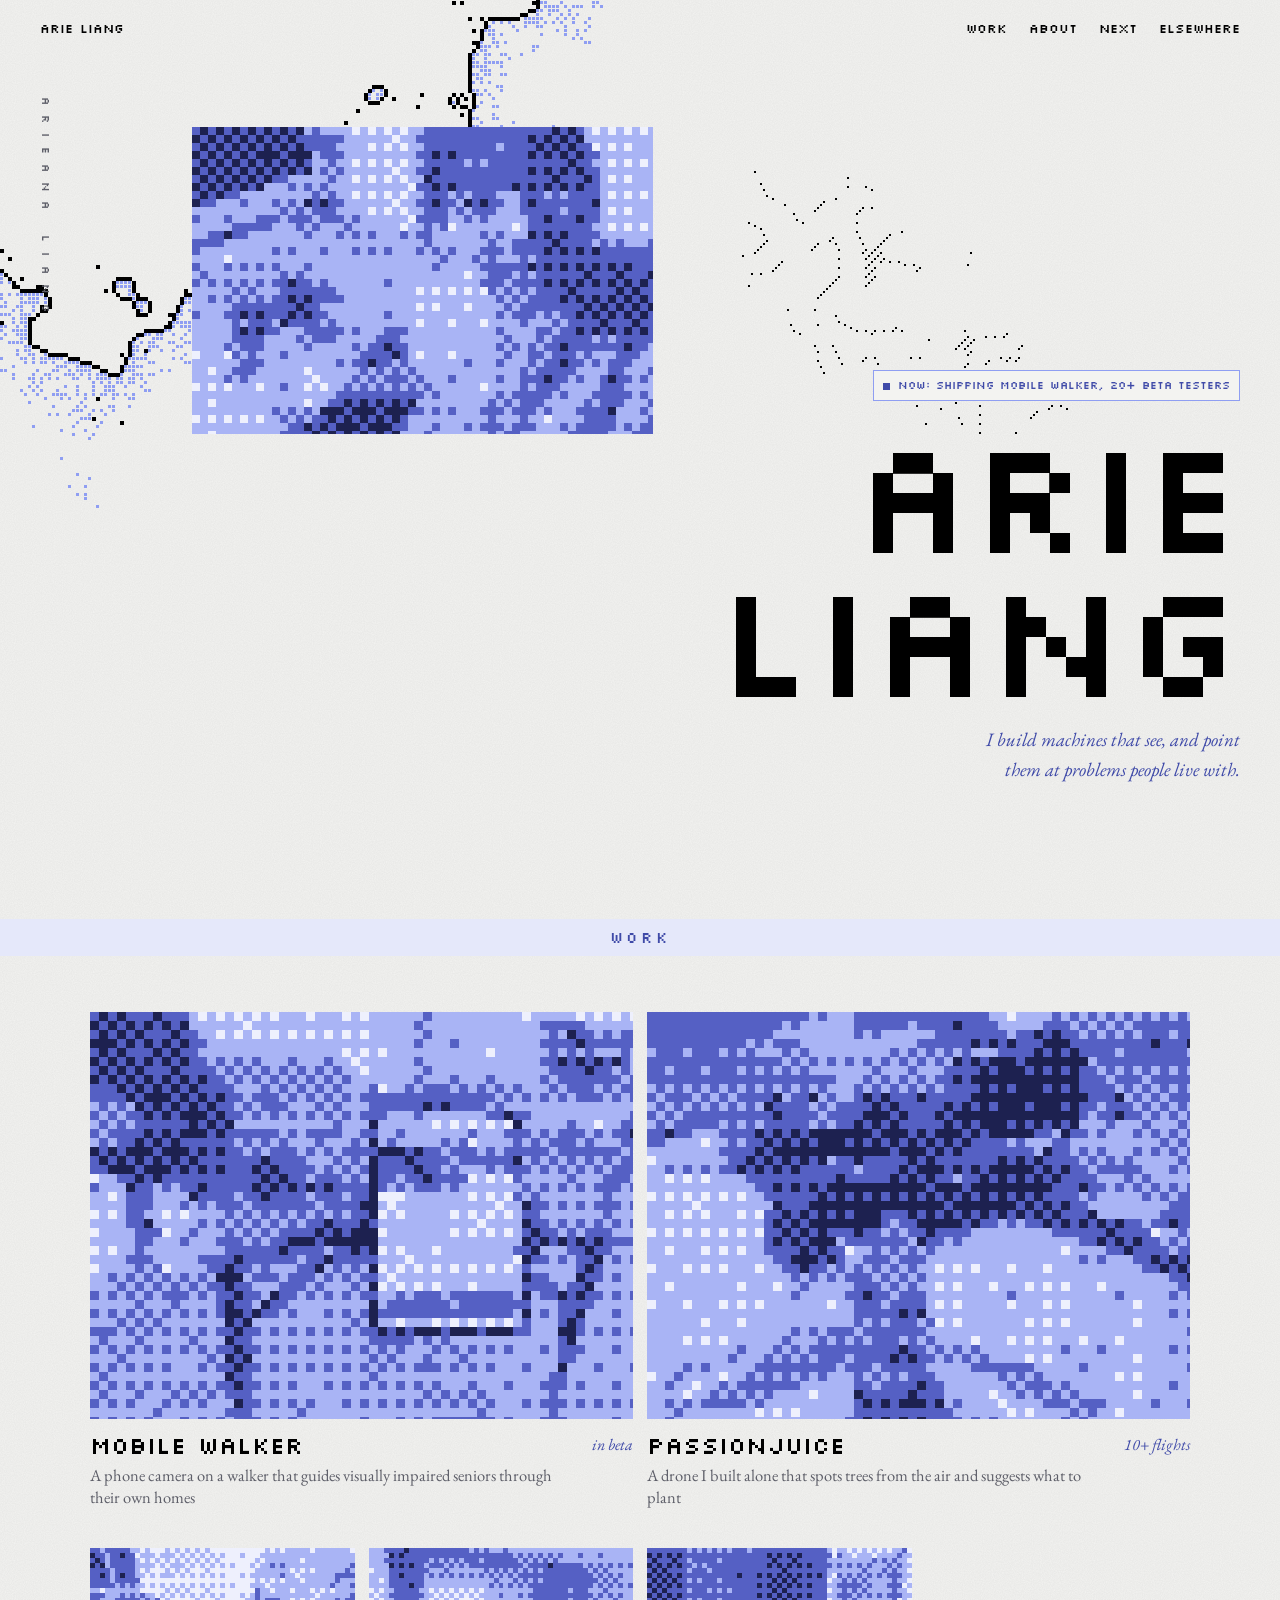
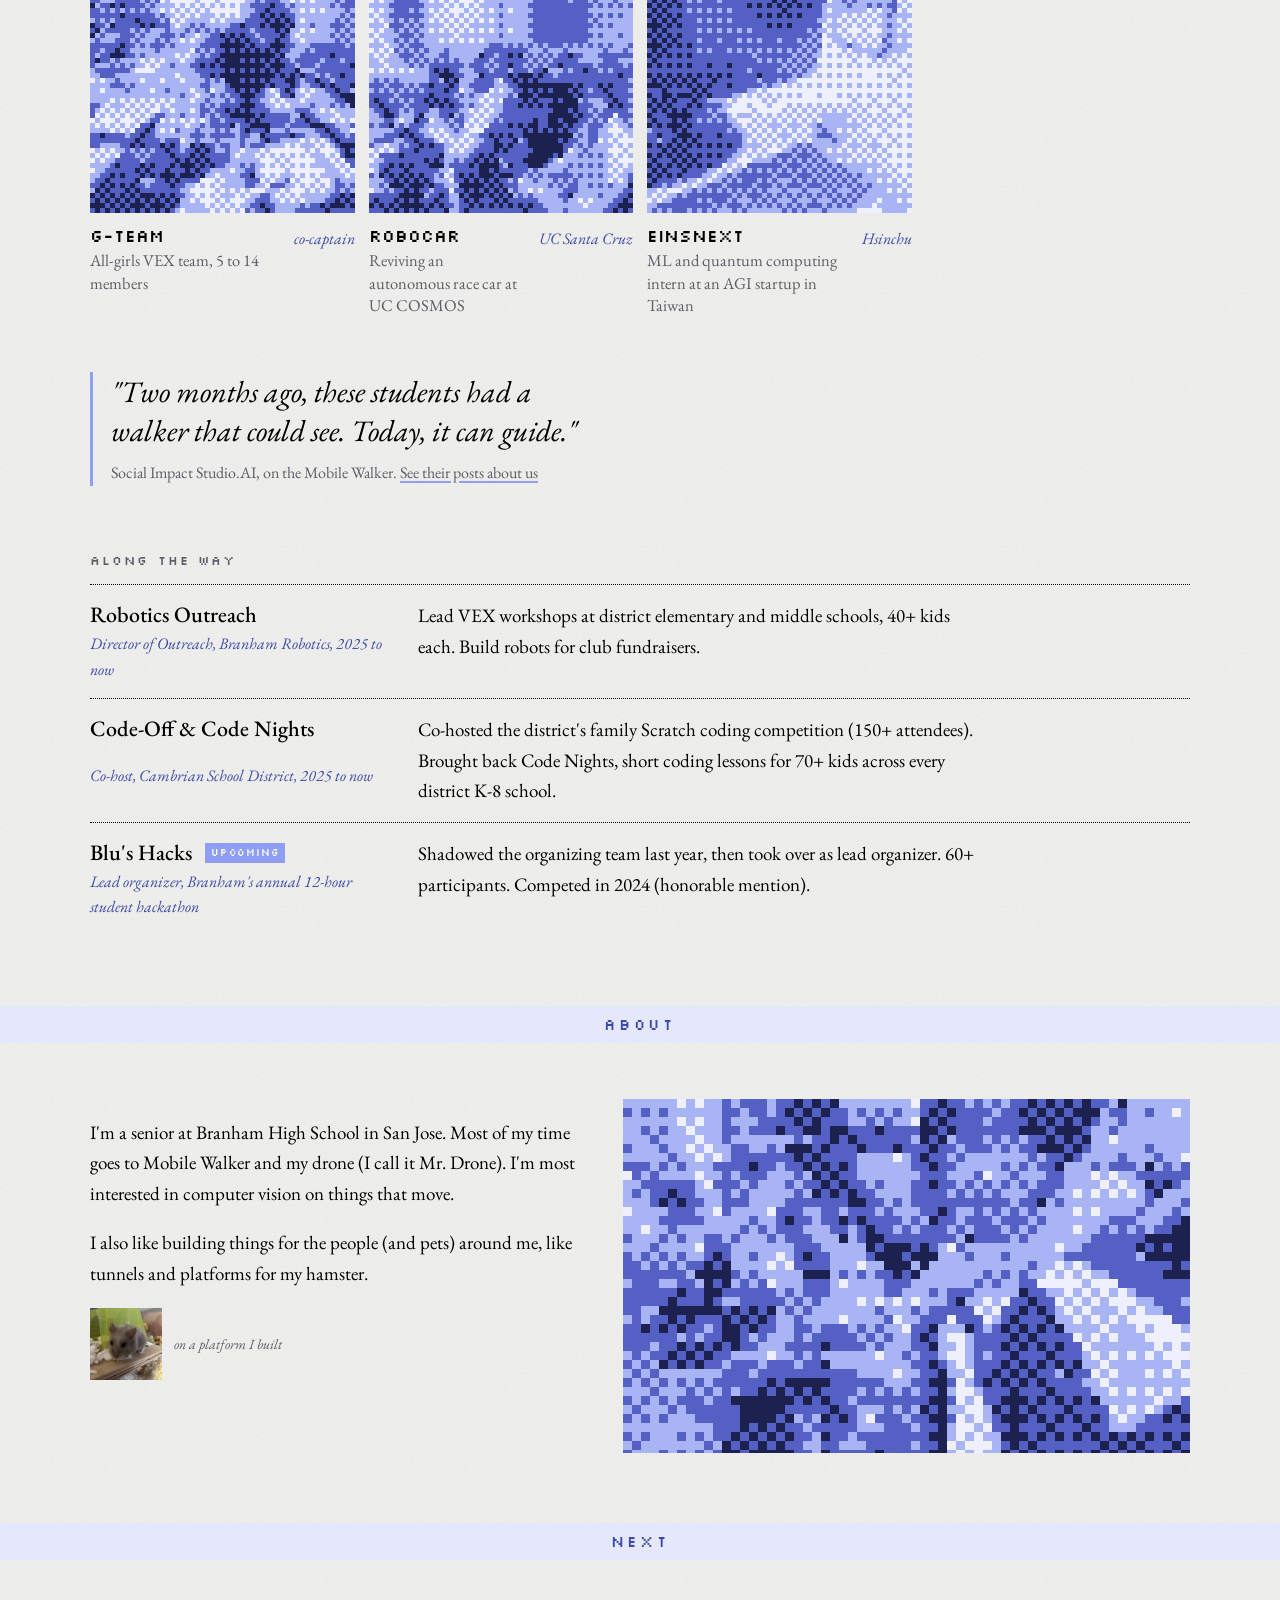
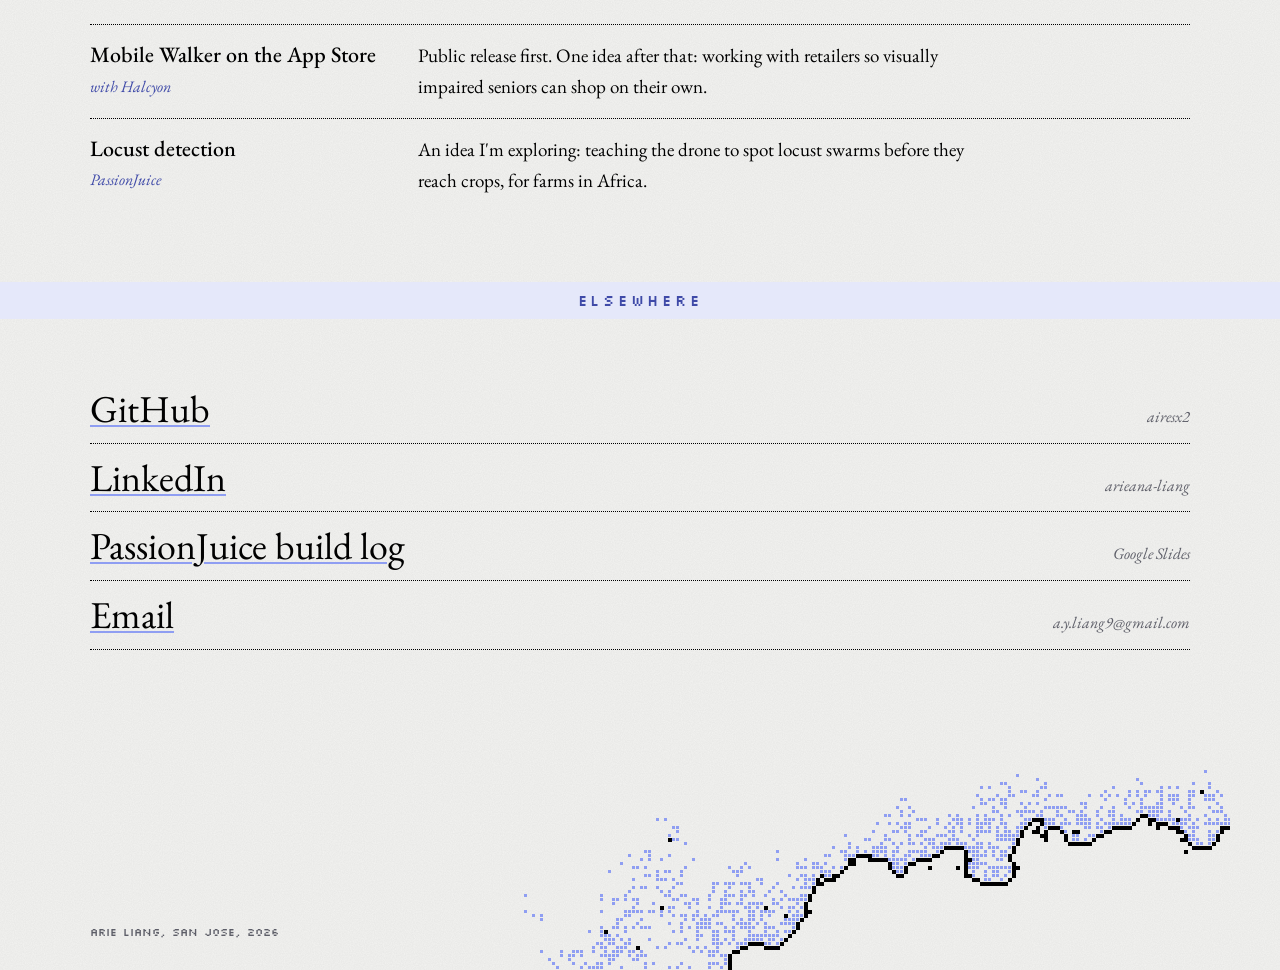
<file: index.html>
<!doctype html>
<html lang="en">
<head>
<meta charset="utf-8">
<meta name="viewport" content="width=device-width, initial-scale=1">
<title>Arie Liang</title>
<meta name="description" content="Arie Liang: hardware, robotics and computer vision projects.">
<link rel="stylesheet" href="style.css">
</head>
<body>

<!--
  HOW TO EDIT
  - Every gray dashed box marked "write" is a spot for YOUR text. Delete the
    <p class="todo">...</p> and replace it with your own <p>...</p> paragraphs.
  - Photos go in the images/ folder with the exact file names used below
    (or change the src="" to match your files). Missing photos show as a
    dotted placeholder with the file name, so you can see what is left.
  - data-label on a figure is the little "detection box" tag that appears
    when someone hovers the photo. Keep it short, lowercase, with a score.
-->

<header class="top">
  <a class="mark" href="#">arie liang</a>
  <nav>
    <a href="#work">work</a>
    <a href="#about">about</a>
    <a href="#next">next</a>
    <a href="#elsewhere">elsewhere</a>
  </nav>
</header>

<main>

<section class="hero" aria-label="Intro">
  <canvas class="cloud" data-seed="7" data-anchor="tl" aria-hidden="true"></canvas>
  <canvas class="loops" data-seed="3" aria-hidden="true"></canvas>
  <p class="vertical" aria-hidden="true">Arieana Liang</p>

  <figure class="px hero-photo" data-label="arie 0.99">
    <img src="images/hero.jpg" alt="Arie with the drone">
  </figure>

  <div class="hero-type">
    <a class="now" href="walker.html"><i aria-hidden="true"></i>now: shipping Mobile Walker, 20+ beta testers</a>
    <h1>Arie<br>Liang</h1>
    <p class="sub">I build machines that see, and point them at problems people live with.</p>
  </div>
</section>

<!-- ============ WORK ============ -->
<div class="band" id="work"><span>work</span></div>

<section class="catalog wrap" aria-label="Projects">
  <a class="item big" href="walker.html">
    <figure class="px" data-label="walker 0.97"><img src="images/walker-thumb.jpg" alt="The V2 app mounted on a walker, guiding through a kitchen"></figure>
    <div class="item-text"><h3>Mobile Walker</h3><p>A phone camera on a walker that guides visually impaired seniors through their own homes</p></div>
    <span class="tag">in beta</span>
  </a>
  <a class="item big" href="passionjuice.html">
    <figure class="px" data-label="mr_drone 0.98"><img src="images/drone-thumb-blurred.jpg" alt="The finished quadcopter with GPS, radio and Raspberry Pi mounted"></figure>
    <div class="item-text"><h3>PassionJuice</h3><p>A drone I built alone that spots trees from the air and suggests what to plant</p></div>
    <span class="tag">10+ flights</span>
  </a>
  <a class="item" href="gteam.html">
    <figure class="px" data-label="g_team 0.92"><img src="images/gteam.jpg" alt=""></figure>
    <div class="item-text"><h3>G-Team</h3><p>All-girls VEX team, 5 to 14 members</p></div>
    <span class="tag">co-captain</span>
  </a>
  <a class="item" href="cosmos.html">
    <figure class="px" data-label="robocar 0.95"><img src="images/cosmos-1.jpg" alt="Our COSMOS team in the lab with the RoboCar"></figure>
    <div class="item-text"><h3>RoboCar</h3><p>Reviving an autonomous race car at UC COSMOS</p></div>
    <span class="tag">UC Santa Cruz</span>
  </a>
  <a class="item" href="einsnext.html">
    <figure class="px" data-label="intern 0.93"><img src="images/eins-1.jpg" alt="Training a CNN at my desk at EinsNeXT"></figure>
    <div class="item-text"><h3>EinsNeXT</h3><p>ML and quantum computing intern at an AGI startup in Taiwan</p></div>
    <span class="tag">Hsinchu</span>
  </a>
</section>

<section class="wrap">
<figure class="press">
    <blockquote>"Two months ago, these students had a walker that could see. Today, it can guide."</blockquote>
    <figcaption>Social Impact Studio.AI, on the Mobile Walker. <a href="https://www.linkedin.com/company/social-impact-studio-ai/posts/">See their posts about us</a></figcaption>
  </figure>
</section>

<section class="ledger wrap" aria-label="Along the way">
  <h3 class="ledger-h">along the way</h3>
  <div class="entry">
    <p class="e-title">Robotics Outreach</p>
    <p class="e-meta">Director of Outreach, Branham Robotics, 2025 to now</p>
    <p class="e-desc">Lead VEX workshops at district elementary and middle schools, 40+ kids each. Build robots for club fundraisers.</p>
  </div>
  <div class="entry">
    <p class="e-title">Code-Off &amp; Code Nights</p>
    <p class="e-meta">Co-host, Cambrian School District, 2025 to now</p>
    <p class="e-desc">Co-hosted the district's family Scratch coding competition (150+ attendees). Brought back Code Nights, short coding lessons for 70+ kids across every district K-8 school.</p>
  </div>
  <div class="entry">
    <p class="e-title">Blu's Hacks <span class="e-soon">upcoming</span></p>
    <p class="e-meta">Lead organizer, Branham's annual 12-hour student hackathon</p>
    <p class="e-desc">Shadowed the organizing team last year, then took over as lead organizer. 60+ participants. Competed in 2024 (honorable mention).</p>
  </div>
</section>

<!-- ============ ABOUT ============ -->
<div class="band" id="about"><span>about</span></div>

<section class="about wrap">
  <div class="about-text">
    <p>I'm a senior at Branham High School in San Jose. Most of my time goes to Mobile Walker and my drone (I call it Mr. Drone). I'm most interested in computer vision on things that move.</p>
    <p>I also like building things for the people (and pets) around me, like tunnels and platforms for my hamster.</p>
    <figure class="mini"><img src="images/hamster.jpg" alt="My hamster on a platform I built"><figcaption>on a platform I built</figcaption></figure>
  </div>
  <figure class="px about-photo" data-label="robot_arm 0.94">
    <img src="images/about.jpg" alt="Next to a KUKA industrial robot arm">
  </figure>
</section>

<!-- ============ NEXT ============ -->
<div class="band" id="next"><span>next</span></div>

<section class="ledger wrap" aria-label="What's next">
  <div class="entry">
    <p class="e-title">Mobile Walker on the App Store</p>
    <p class="e-meta">with Halcyon</p>
    <p class="e-desc">Public release first. One idea after that: working with retailers so visually impaired seniors can shop on their own.</p>
  </div>
  <div class="entry">
    <p class="e-title">Locust detection</p>
    <p class="e-meta">PassionJuice</p>
    <p class="e-desc">An idea I'm exploring: teaching the drone to spot locust swarms before they reach crops, for farms in Africa.</p>
  </div>
</section>

<!-- ============ LINKS ============ -->
<div class="band" id="elsewhere"><span>elsewhere</span></div>

<section class="links wrap">
  <ul>
    <li><a href="https://github.com/airesx2">GitHub</a><span>airesx2</span></li>
    <li><a href="https://www.linkedin.com/in/arieana-liang-393722358/">LinkedIn</a><span>arieana-liang</span></li>
    <li><a href="https://docs.google.com/presentation/d/1nEofchMasy27EcYtwU0i3Pb7w4pghgpwYOgNFogjeMs/edit">PassionJuice build log</a><span>Google Slides</span></li>
    <li><a href="mailto:a.y.liang9@gmail.com">Email</a><span>a.y.liang9@gmail.com</span></li>
  </ul>
</section>

</main>

<footer class="wrap foot">
  <canvas class="cloud small" data-seed="11" data-anchor="br" aria-hidden="true"></canvas>
  <p>Arie Liang, San Jose, 2026</p>
</footer>

<script src="main.js"></script>
</body>
</html>
</file>
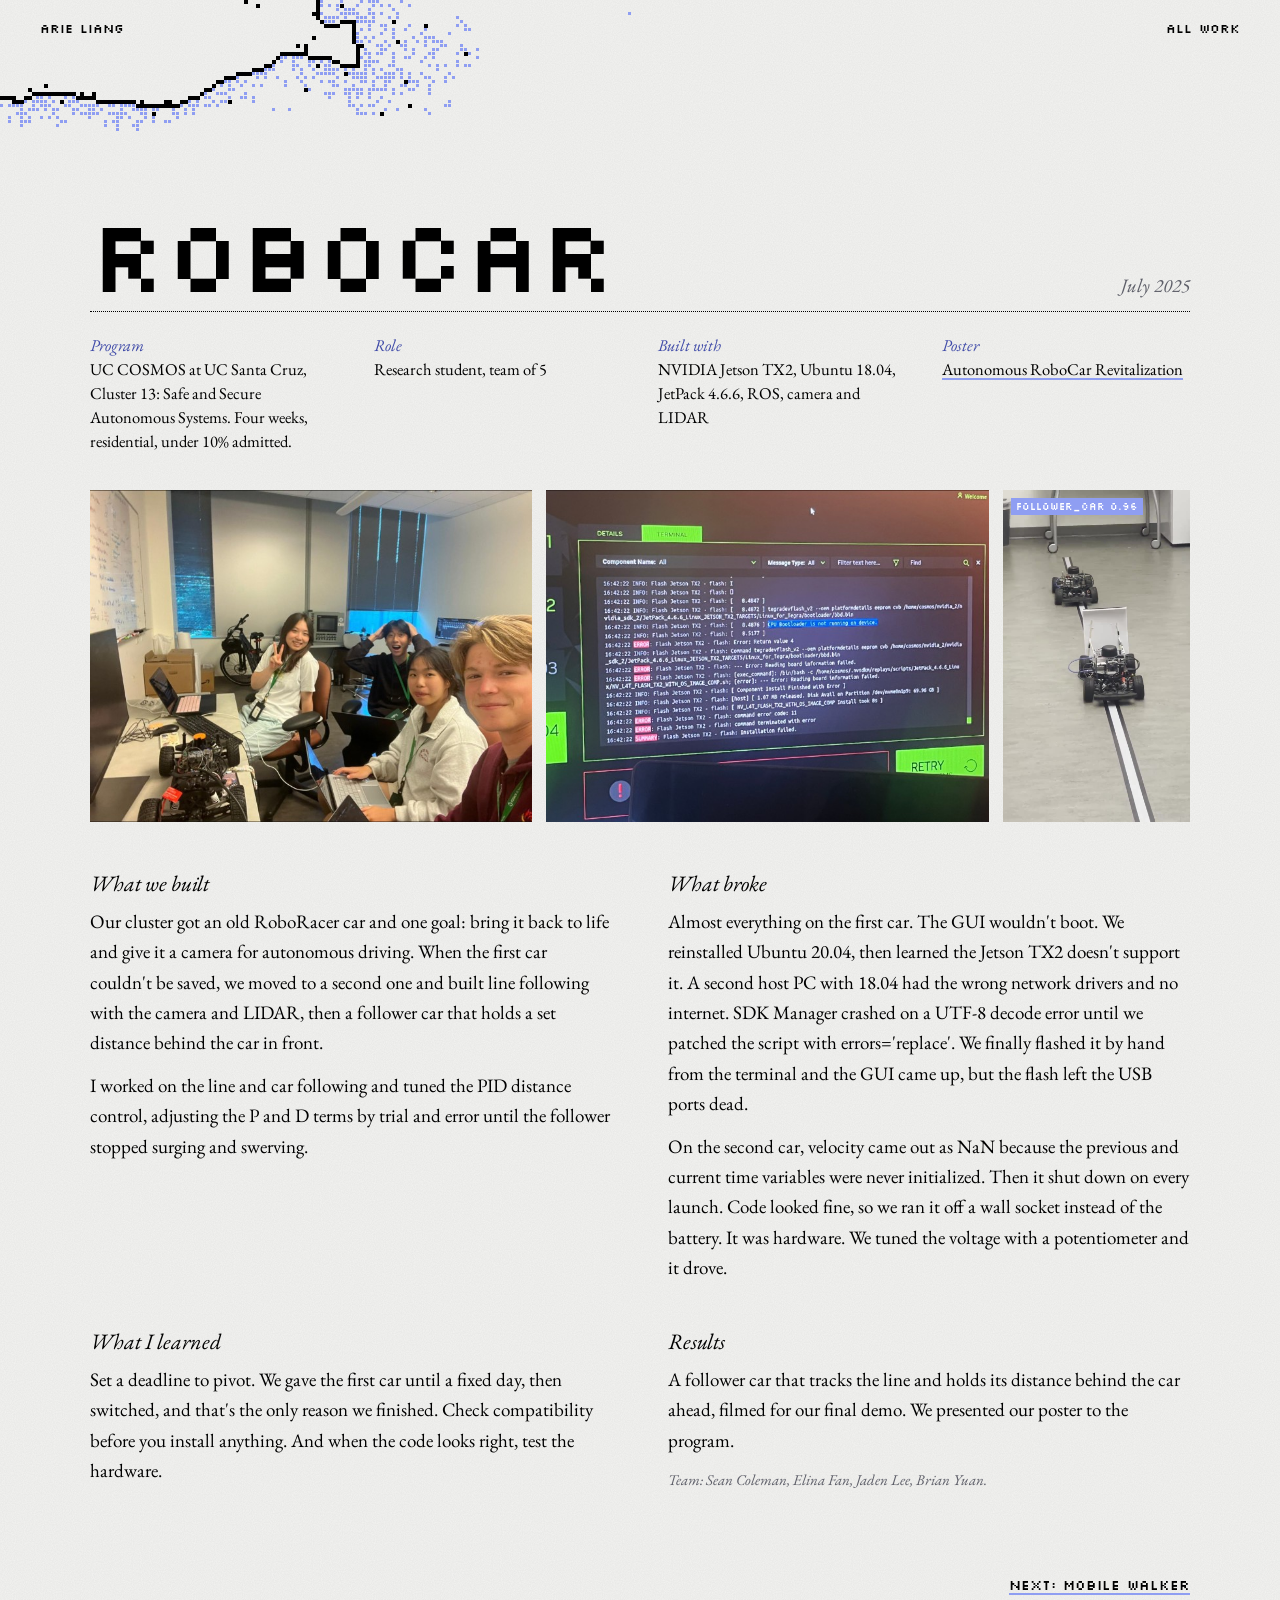
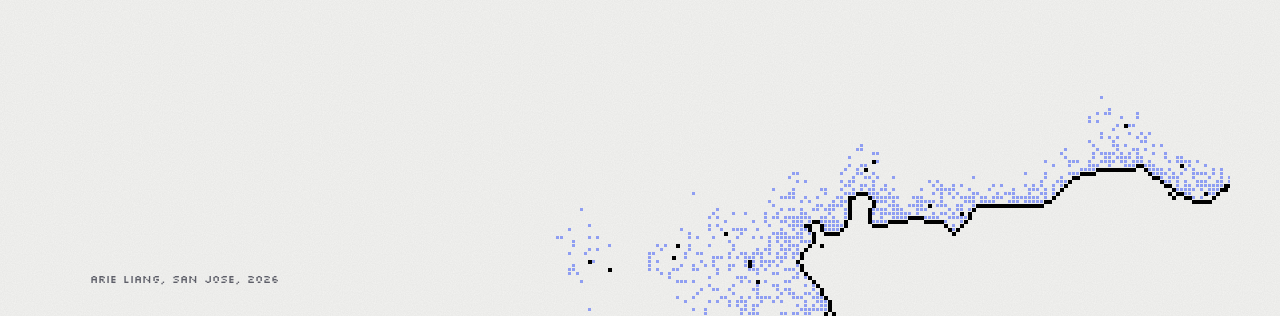
<file: cosmos.html>
<!doctype html>
<html lang="en">
<head>
<meta charset="utf-8">
<meta name="viewport" content="width=device-width, initial-scale=1">
<title>Autonomous RoboCar, Arie Liang</title>
<link rel="stylesheet" href="style.css">
</head>
<body class="page">
<!-- Replace each gray dashed "Write" box with your own <p>...</p> paragraphs. -->
<header class="top">
  <a class="mark" href="index.html">arie liang</a>
  <nav><a href="index.html#work">all work</a></nav>
</header>
<canvas class="cloud page-cloud" data-seed="21" data-anchor="tl" aria-hidden="true"></canvas>
<main>
<article class="project wrap">
  <header class="p-head">
    <h1 class="p-title">RoboCar</h1>
    <p class="when">July 2025</p>
  </header>
  <dl class="meta">
    <div><dt>Program</dt><dd>UC COSMOS at UC Santa Cruz, Cluster 13: Safe and Secure Autonomous Systems. Four weeks, residential, under 10% admitted.</dd></div>
    <div><dt>Role</dt><dd>Research student, team of 5</dd></div>
    <div><dt>Built with</dt><dd>NVIDIA Jetson TX2, Ubuntu 18.04, JetPack 4.6.6, ROS, camera and LIDAR</dd></div>
    <div><dt>Poster</dt><dd><a href="images/cosmos-poster.jpg">Autonomous RoboCar Revitalization</a></dd></div>
  </dl>
  <div class="gallery gt-gallery">
    <figure class="px" data-label="team_c13 0.95" style="--ar: 1.332"><img src="images/cosmos-1.jpg" alt="Our team in the lab with the RoboCar on the desk"></figure>
    <figure class="px" data-label="flash_error 0.88" style="--ar: 1.335"><img src="images/cosmos-2.jpg" alt="NVIDIA SDK Manager failing to flash the Jetson TX2"></figure>
    <figure class="vid" style="--ar: 0.5625"><video src="images/cosmos-demo.mp4" poster="images/cosmos-demo.jpg" autoplay muted loop playsinline aria-label="Final demo: the follower car tracks the line and holds its distance behind the lead car"></video><span class="vid-tag">follower_car 0.96</span></figure>
  </div>
  <div class="notes">
    <section><h3>What we built</h3><p>Our cluster got an old RoboRacer car and one goal: bring it back to life and give it a camera for autonomous driving. When the first car couldn't be saved, we moved to a second one and built line following with the camera and LIDAR, then a follower car that holds a set distance behind the car in front.</p><p>I worked on the line and car following and tuned the PID distance control, adjusting the P and D terms by trial and error until the follower stopped surging and swerving.</p></section>
    <section><h3>What broke</h3><p>Almost everything on the first car. The GUI wouldn't boot. We reinstalled Ubuntu 20.04, then learned the Jetson TX2 doesn't support it. A second host PC with 18.04 had the wrong network drivers and no internet. SDK Manager crashed on a UTF-8 decode error until we patched the script with errors='replace'. We finally flashed it by hand from the terminal and the GUI came up, but the flash left the USB ports dead.</p><p>On the second car, velocity came out as NaN because the previous and current time variables were never initialized. Then it shut down on every launch. Code looked fine, so we ran it off a wall socket instead of the battery. It was hardware. We tuned the voltage with a potentiometer and it drove.</p></section>
    <section><h3>What I learned</h3><p>Set a deadline to pivot. We gave the first car until a fixed day, then switched, and that's the only reason we finished. Check compatibility before you install anything. And when the code looks right, test the hardware.</p></section>
    <section><h3>Results</h3><p>A follower car that tracks the line and holds its distance behind the car ahead, filmed for our final demo. We presented our poster to the program.</p><p class="credit">Team: Sean Coleman, Elina Fan, Jaden Lee, Brian Yuan.</p></section>
  </div>
</article>
<nav class="next wrap"><a href="walker.html">next: Mobile Walker</a></nav>
</main>
<footer class="wrap foot">
  <canvas class="cloud small" data-seed="43" data-anchor="br" aria-hidden="true"></canvas>
  <p>Arie Liang, San Jose, 2026</p>
</footer>
<script src="main.js"></script>
</body>
</html>
</file>
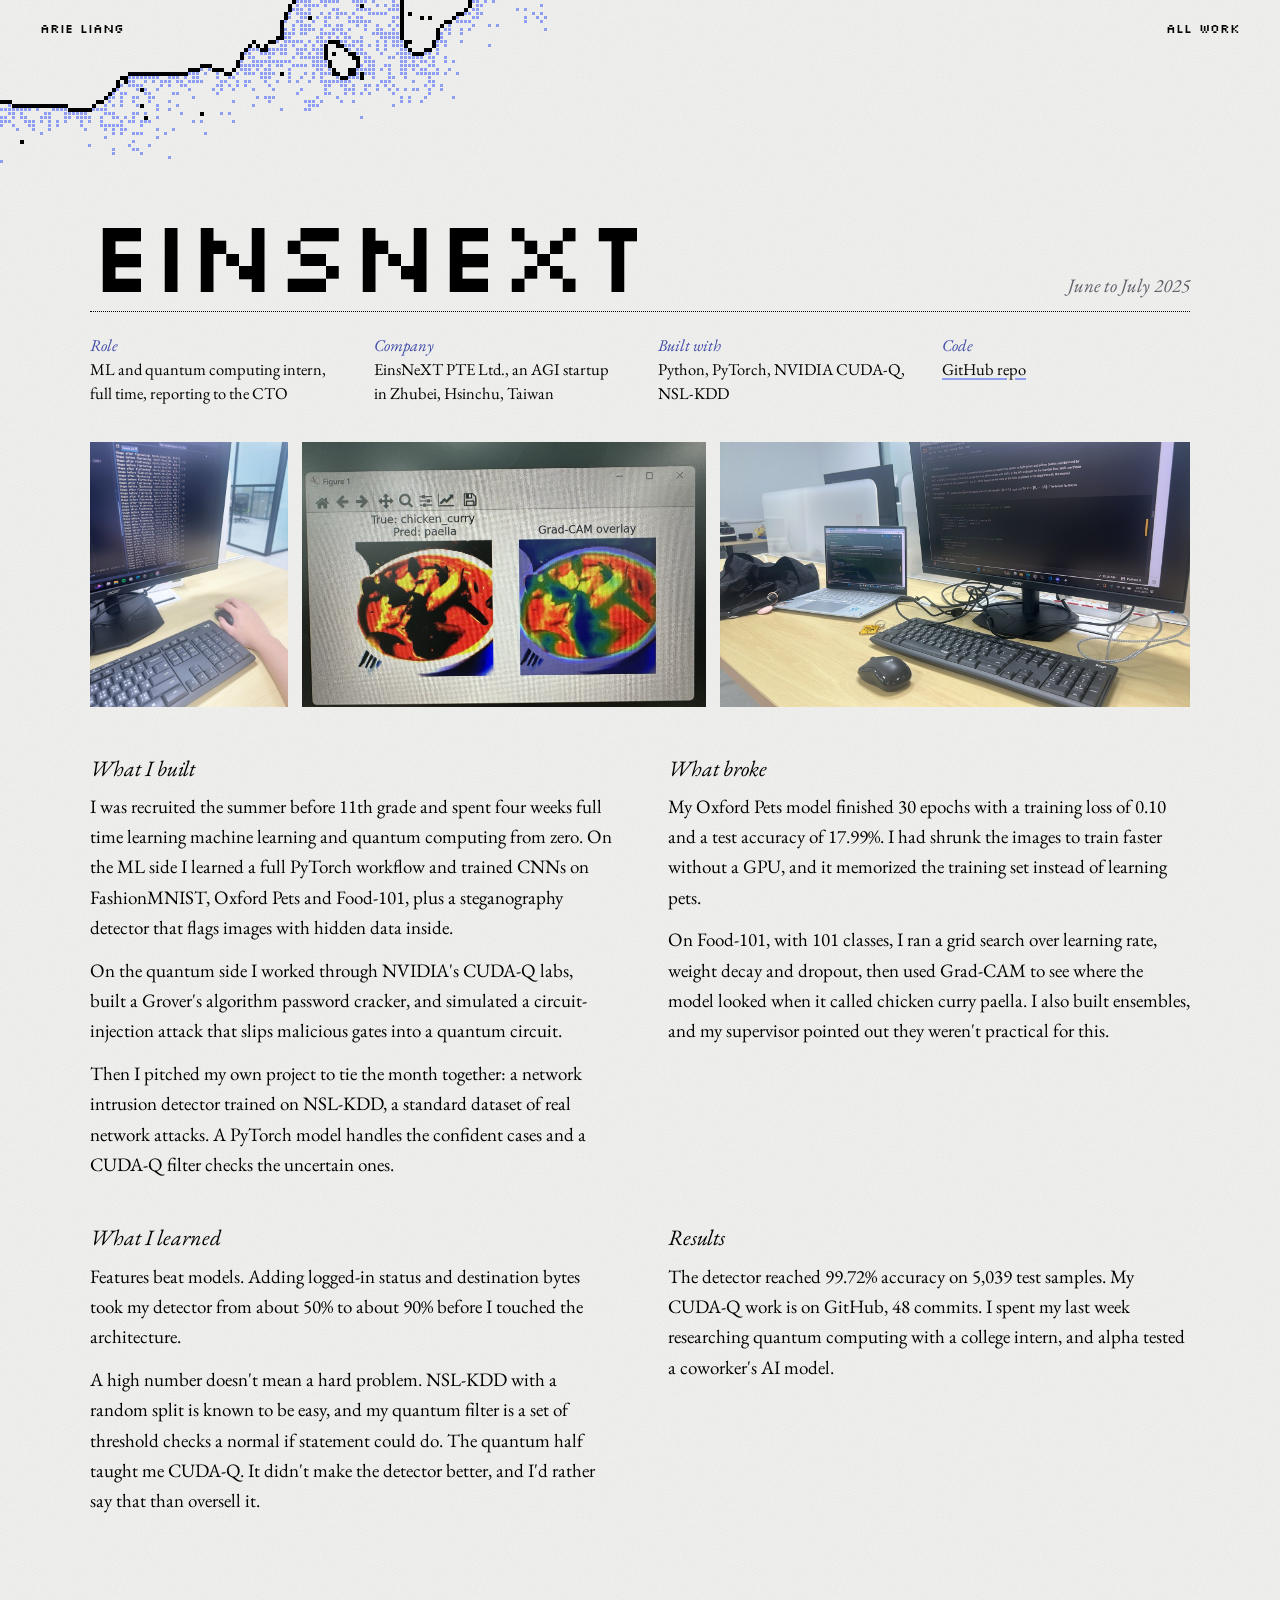
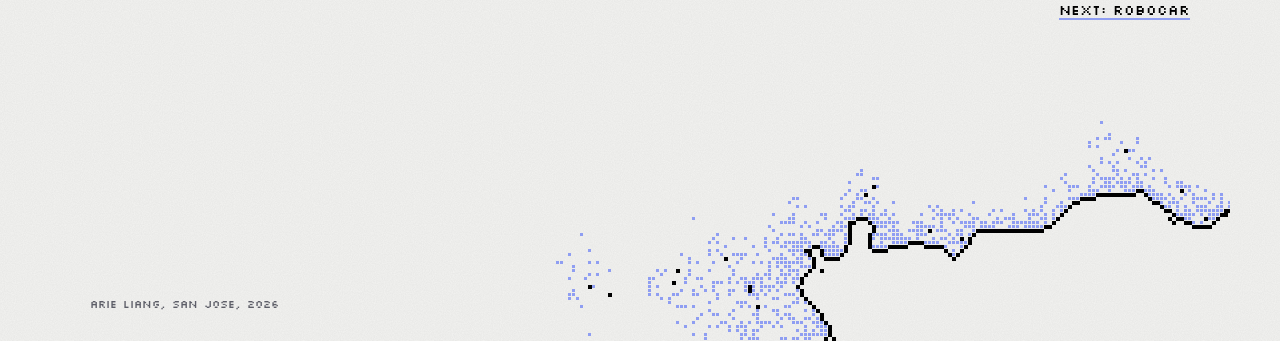
<file: einsnext.html>
<!doctype html>
<html lang="en">
<head>
<meta charset="utf-8">
<meta name="viewport" content="width=device-width, initial-scale=1">
<title>EinsNeXT Internship, Arie Liang</title>
<link rel="stylesheet" href="style.css">
</head>
<body class="page">
<!-- Replace each gray dashed "Write" box with your own <p>...</p> paragraphs. -->
<header class="top">
  <a class="mark" href="index.html">arie liang</a>
  <nav><a href="index.html#work">all work</a></nav>
</header>
<canvas class="cloud page-cloud" data-seed="27" data-anchor="tl" aria-hidden="true"></canvas>
<main>
<article class="project wrap">
  <header class="p-head">
    <h1 class="p-title">EinsNeXT</h1>
    <p class="when">June to July 2025</p>
  </header>
  <dl class="meta">
    <div><dt>Role</dt><dd>ML and quantum computing intern, full time, reporting to the CTO</dd></div>
    <div><dt>Company</dt><dd>EinsNeXT PTE Ltd., an AGI startup in Zhubei, Hsinchu, Taiwan</dd></div>
    <div><dt>Built with</dt><dd>Python, PyTorch, NVIDIA CUDA-Q, NSL-KDD</dd></div>
    <div><dt>Code</dt><dd><a href="https://github.com/airesx2/Internship-2025">GitHub repo</a></dd></div>
  </dl>
  <div class="gallery gt-gallery">
    <figure class="px" data-label="intern 0.93" style="--ar: 0.75"><img src="images/eins-1.jpg" alt="Training a CNN at my desk at EinsNeXT"></figure>
    <figure class="px" data-label="grad_cam 0.81" style="--ar: 1.524"><img src="images/eins-2.jpg" alt="Grad-CAM on Food-101: true chicken curry, predicted paella"></figure>
    <figure class="px" data-label="cuda_q 0.92" style="--ar: 1.778"><img src="images/eins-3.jpg" alt="A CUDA-Q quantum computing lab open on my work station"></figure>
  </div>
  <div class="notes">
    <section><h3>What I built</h3><p>I was recruited the summer before 11th grade and spent four weeks full time learning machine learning and quantum computing from zero. On the ML side I learned a full PyTorch workflow and trained CNNs on FashionMNIST, Oxford Pets and Food-101, plus a steganography detector that flags images with hidden data inside.</p><p>On the quantum side I worked through NVIDIA's CUDA-Q labs, built a Grover's algorithm password cracker, and simulated a circuit-injection attack that slips malicious gates into a quantum circuit.</p><p>Then I pitched my own project to tie the month together: a network intrusion detector trained on NSL-KDD, a standard dataset of real network attacks. A PyTorch model handles the confident cases and a CUDA-Q filter checks the uncertain ones.</p></section>
    <section><h3>What broke</h3><p>My Oxford Pets model finished 30 epochs with a training loss of 0.10 and a test accuracy of 17.99%. I had shrunk the images to train faster without a GPU, and it memorized the training set instead of learning pets.</p><p>On Food-101, with 101 classes, I ran a grid search over learning rate, weight decay and dropout, then used Grad-CAM to see where the model looked when it called chicken curry paella. I also built ensembles, and my supervisor pointed out they weren't practical for this.</p></section>
    <section><h3>What I learned</h3><p>Features beat models. Adding logged-in status and destination bytes took my detector from about 50% to about 90% before I touched the architecture.</p><p>A high number doesn't mean a hard problem. NSL-KDD with a random split is known to be easy, and my quantum filter is a set of threshold checks a normal if statement could do. The quantum half taught me CUDA-Q. It didn't make the detector better, and I'd rather say that than oversell it.</p></section>
    <section><h3>Results</h3><p>The detector reached 99.72% accuracy on 5,039 test samples. My CUDA-Q work is on GitHub, 48 commits. I spent my last week researching quantum computing with a college intern, and alpha tested a coworker's AI model.</p></section>
  </div>
</article>
<nav class="next wrap"><a href="cosmos.html">next: RoboCar</a></nav>
</main>
<footer class="wrap foot">
  <canvas class="cloud small" data-seed="43" data-anchor="br" aria-hidden="true"></canvas>
  <p>Arie Liang, San Jose, 2026</p>
</footer>
<script src="main.js"></script>
</body>
</html>
</file>
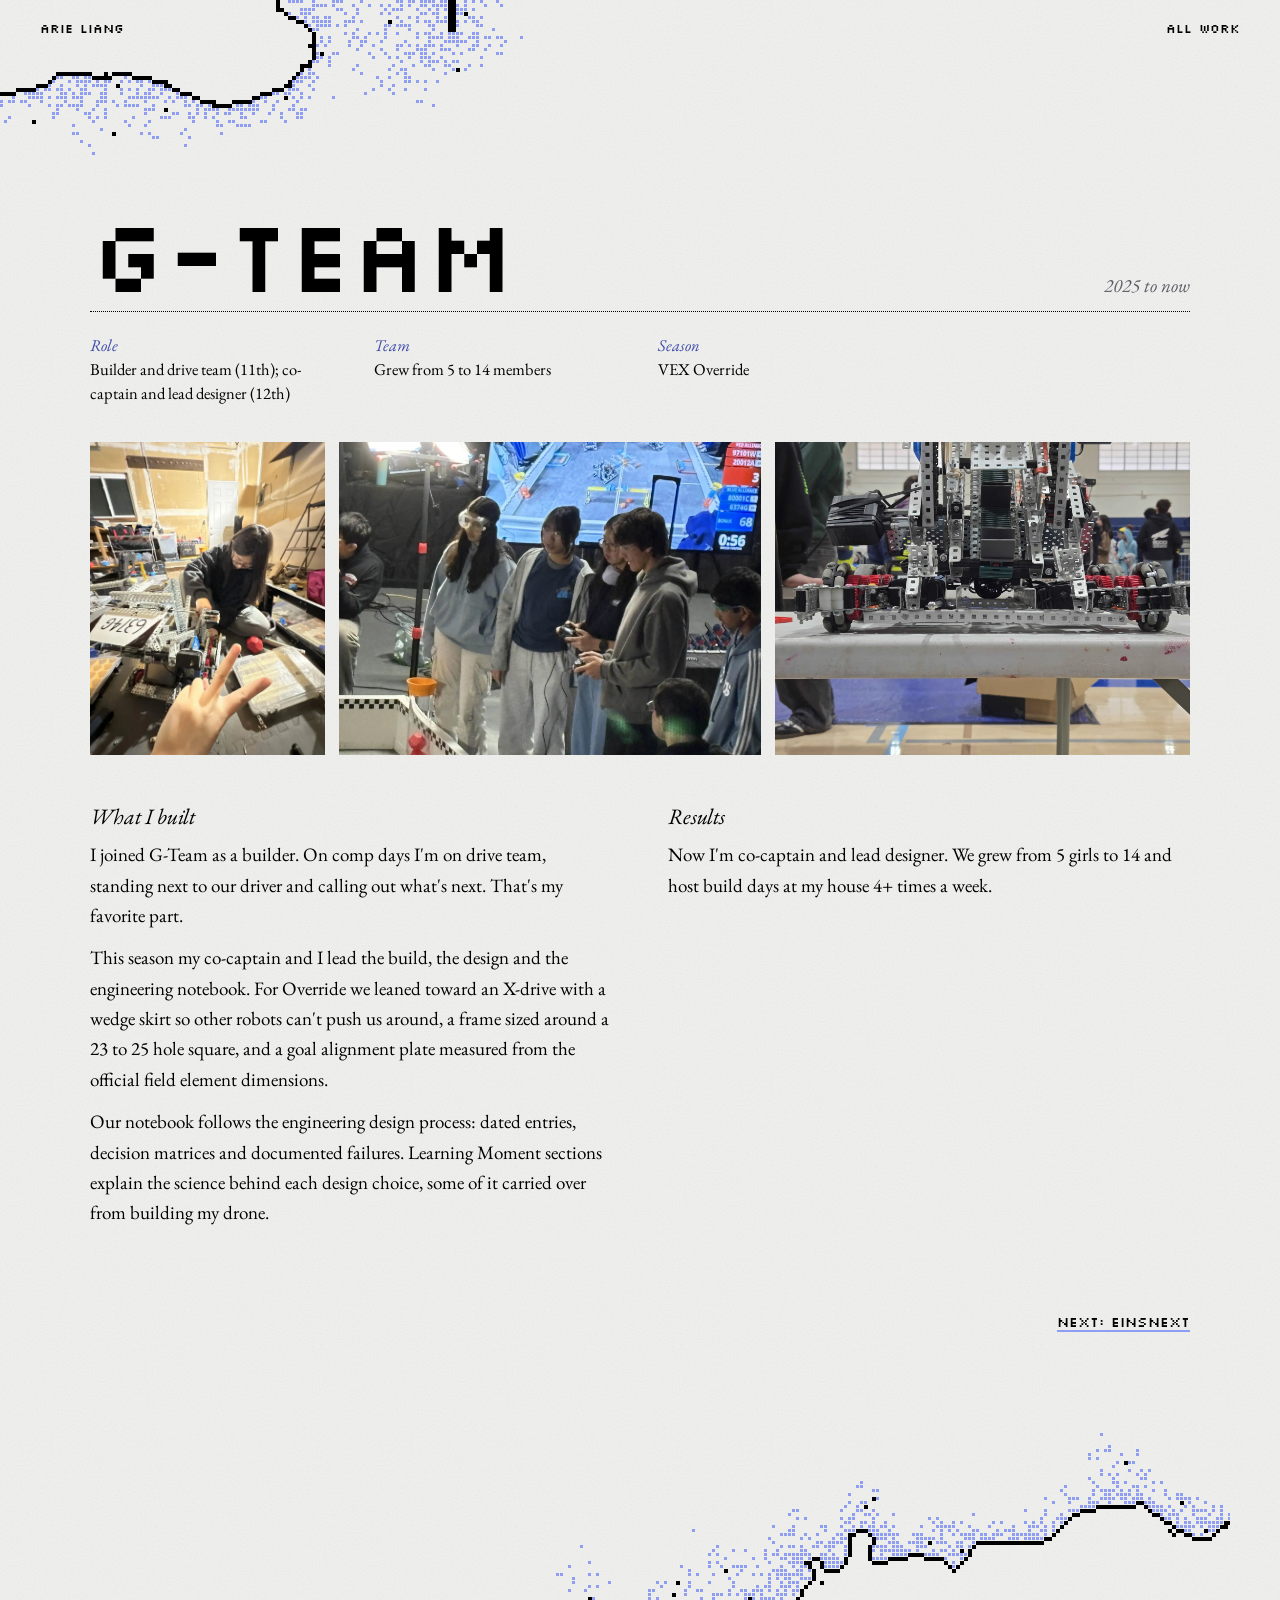
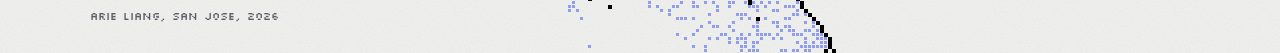
<file: gteam.html>
<!doctype html>
<html lang="en">
<head>
<meta charset="utf-8">
<meta name="viewport" content="width=device-width, initial-scale=1">
<title>G-Team, Arie Liang</title>
<link rel="stylesheet" href="style.css">
</head>
<body class="page">
<!-- Replace each gray dashed "Write" box with your own <p>...</p> paragraphs. -->
<header class="top">
  <a class="mark" href="index.html">arie liang</a>
  <nav><a href="index.html#work">all work</a></nav>
</header>
<canvas class="cloud page-cloud" data-seed="33" data-anchor="tl" aria-hidden="true"></canvas>
<main>
<article class="project wrap">
  <header class="p-head">
    <h1 class="p-title">G-Team</h1>
    <p class="when">2025 to now</p>
  </header>
  <dl class="meta">
    <div><dt>Role</dt><dd>Builder and drive team (11th); co-captain and lead designer (12th)</dd></div>
    <div><dt>Team</dt><dd>Grew from 5 to 14 members</dd></div>
    <div><dt>Season</dt><dd>VEX Override</dd></div>
  </dl>
  <div class="gallery gt-gallery">
    <figure class="px" data-label="builder 0.96" style="--ar: 0.75"><img src="images/gteam.jpg" alt="Building our robot, 6374G, in the shop"></figure>
    <figure class="px" data-label="drive_team 0.94" style="--ar: 1.349"><img src="images/gteam-3.jpg" alt="Drive team at the field during a match, 6374G on the scoreboard"></figure>
    <figure class="px" data-label="drivetrain 0.91" style="--ar: 1.326"><img src="images/gteam-2.jpg" alt="Our robot's drivetrain up close at a competition"></figure>
  </div>
  <div class="notes">
    <section><h3>What I built</h3><p>I joined G-Team as a builder. On comp days I'm on drive team, standing next to our driver and calling out what's next. That's my favorite part.</p><p>This season my co-captain and I lead the build, the design and the engineering notebook. For Override we leaned toward an X-drive with a wedge skirt so other robots can't push us around, a frame sized around a 23 to 25 hole square, and a goal alignment plate measured from the official field element dimensions.</p><p>Our notebook follows the engineering design process: dated entries, decision matrices and documented failures. Learning Moment sections explain the science behind each design choice, some of it carried over from building my drone.</p></section>
    <section><h3>Results</h3><p>Now I'm co-captain and lead designer. We grew from 5 girls to 14 and host build days at my house 4+ times a week.</p></section>
  </div>
</article>
<nav class="next wrap"><a href="einsnext.html">next: EinsNeXT</a></nav>
</main>
<footer class="wrap foot">
  <canvas class="cloud small" data-seed="43" data-anchor="br" aria-hidden="true"></canvas>
  <p>Arie Liang, San Jose, 2026</p>
</footer>
<script src="main.js"></script>
</body>
</html>
</file>
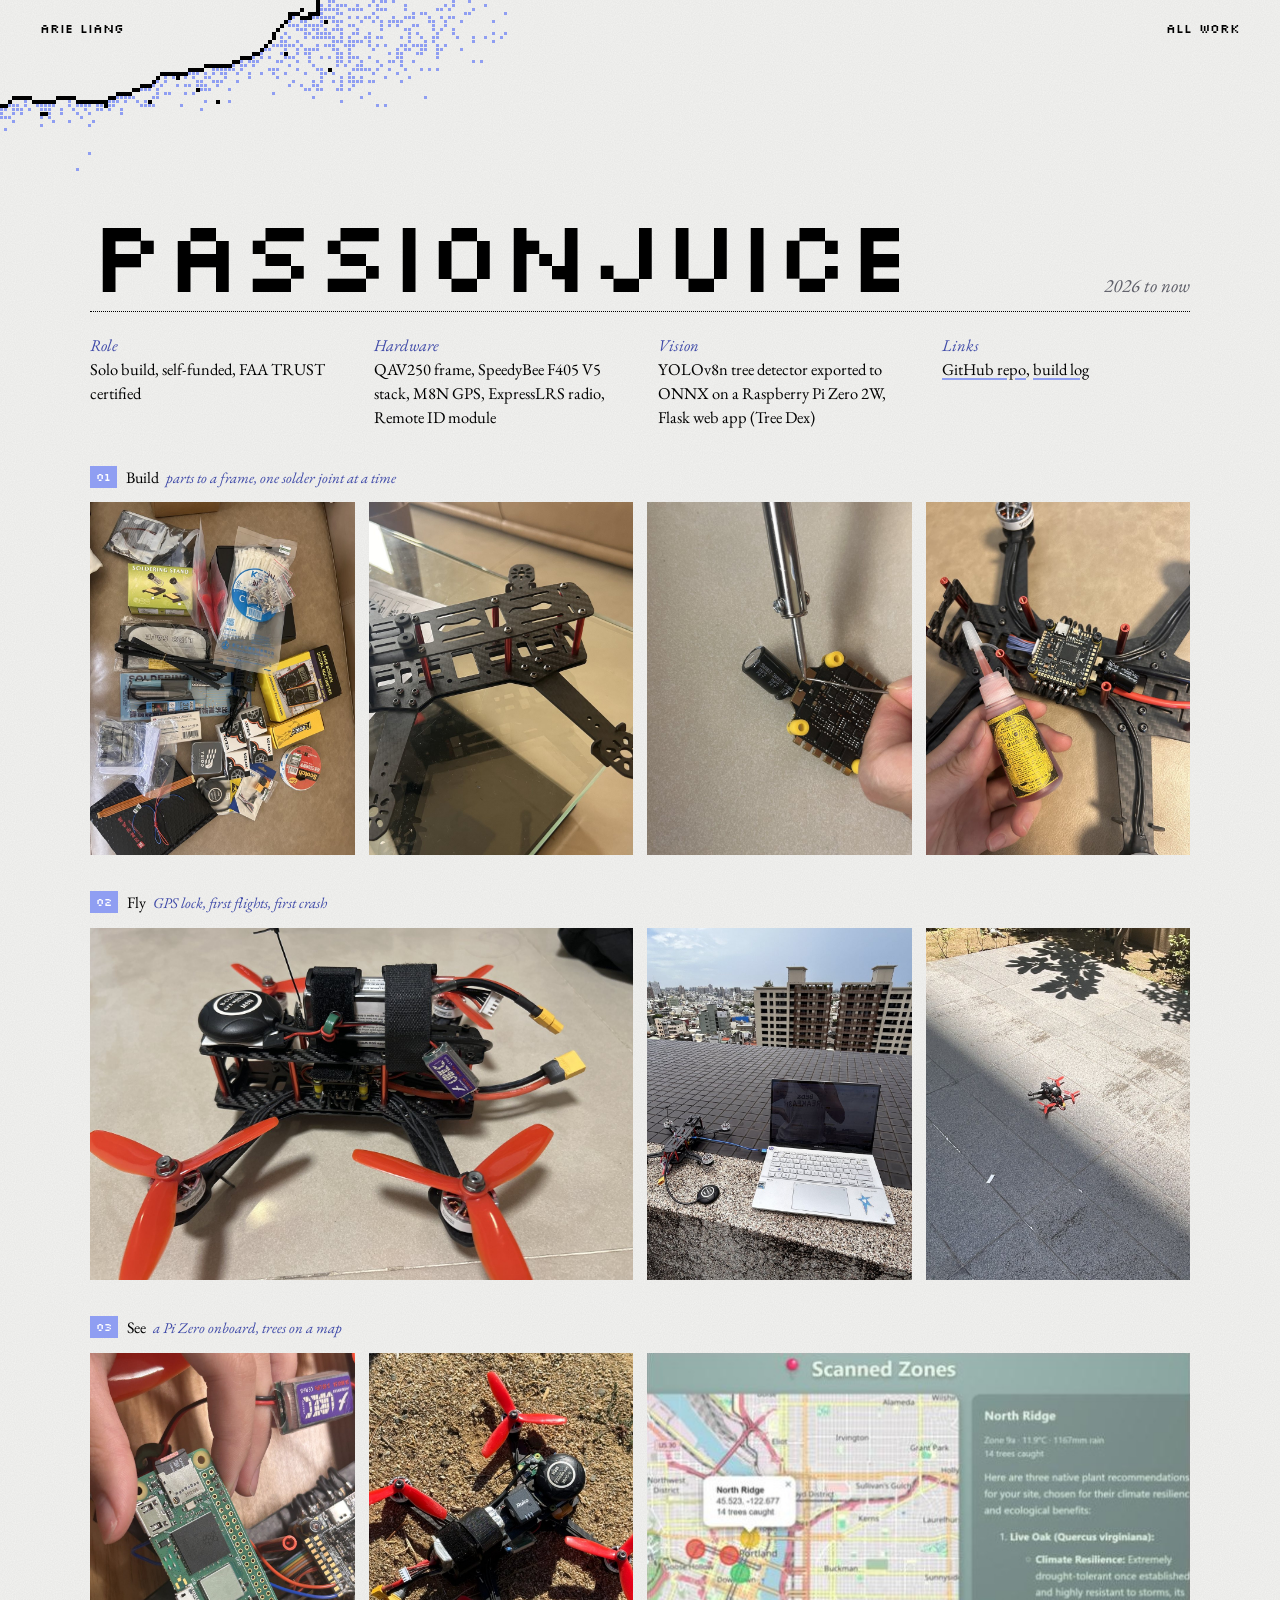
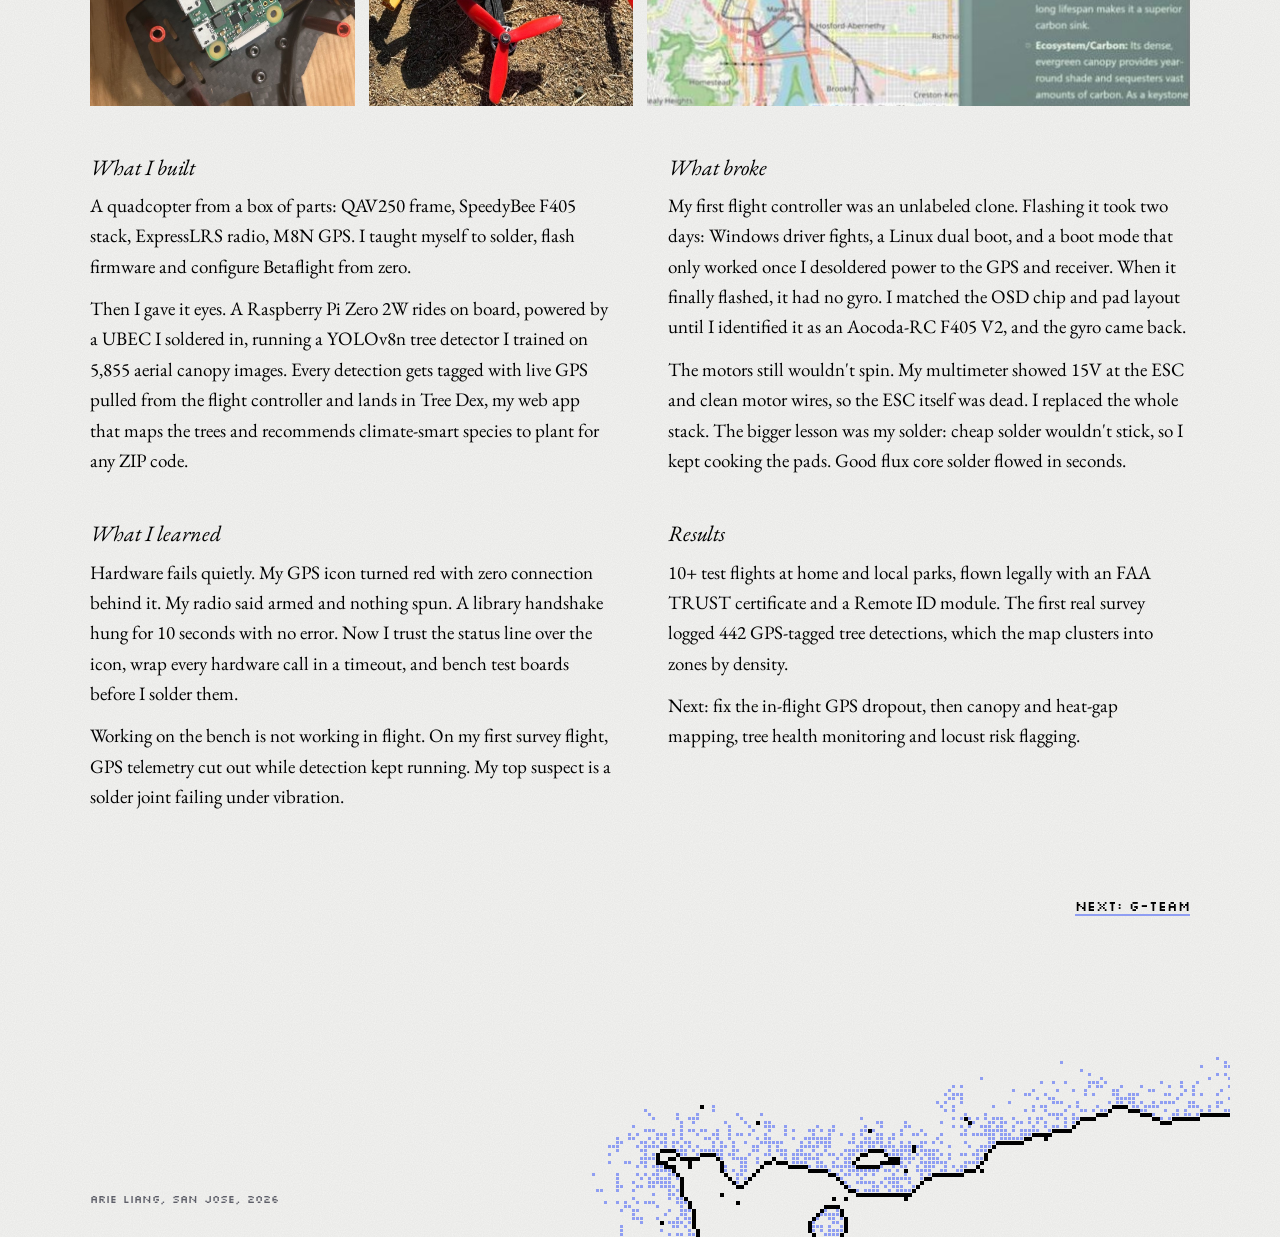
<file: passionjuice.html>
<!doctype html>
<html lang="en">
<head>
<meta charset="utf-8">
<meta name="viewport" content="width=device-width, initial-scale=1">
<title>PassionJuice, Arie Liang</title>
<link rel="stylesheet" href="style.css">
</head>
<body class="page">
<!-- Replace each gray dashed "Write" box with your own <p>...</p> paragraphs. -->
<header class="top">
  <a class="mark" href="index.html">arie liang</a>
  <nav><a href="index.html#work">all work</a></nav>
</header>
<canvas class="cloud page-cloud" data-seed="32" data-anchor="tl" aria-hidden="true"></canvas>
<main>
<article class="project wrap">
  <header class="p-head">
    <h1 class="p-title">PassionJuice</h1>
    <p class="when">2026 to now</p>
  </header>
  <dl class="meta">
    <div><dt>Role</dt><dd>Solo build, self-funded, FAA TRUST certified</dd></div>
    <div><dt>Hardware</dt><dd>QAV250 frame, SpeedyBee F405 V5 stack, M8N GPS, ExpressLRS radio, Remote ID module</dd></div>
    <div><dt>Vision</dt><dd>YOLOv8n tree detector exported to ONNX on a Raspberry Pi Zero 2W, Flask web app (Tree Dex)</dd></div>
    <div><dt>Links</dt><dd><a href="https://github.com/airesx2/PassionJuice">GitHub repo</a>, <a href="https://docs.google.com/presentation/d/1nEofchMasy27EcYtwU0i3Pb7w4pghgpwYOgNFogjeMs/edit">build log</a></dd></div>
  </dl>
  <div class="gallery pj-gallery">
    <div class="stage-label"><span class="v">01</span> Build <em>parts to a frame, one solder joint at a time</em></div>
    <figure class="px" data-label="the_haul 0.99"><img src="images/pj-haul.jpg" alt="Every part laid out: frame, motors, flight controller stack, solder and tools"></figure>
    <figure class="px" data-label="qav250 0.97"><img src="images/pj-frame.jpg" alt="The assembled QAV250 carbon frame"></figure>
    <figure class="px" data-label="solder 0.94"><img src="images/pj-solder.jpg" alt="Soldering the capacitor onto the ESC"></figure>
    <figure class="px" data-label="fc_stack 0.95"><img src="images/pj-fc.jpg" alt="SpeedyBee F405 flight controller mounted on the frame"></figure>
    <div class="stage-label"><span class="v">02</span> Fly <em>GPS lock, first flights, first crash</em></div>
    <figure class="px wide" data-label="mr_drone 0.98"><img src="images/pj-finished.jpg" alt="The finished quad with GPS, radio and battery strapped on"></figure>
    <figure class="px" data-label="gps_lock 0.92"><img src="images/pj-gps.jpg" alt="Checking GPS lock on a rooftop with the laptop"></figure>
    <figure class="px" data-label="mr_drone 0.71"><img src="images/pj-crash.jpg" alt="The quad on the ground after its first crash"></figure>
    <div class="stage-label"><span class="v">03</span> See <em>a Pi Zero onboard, trees on a map</em></div>
    <figure class="px" data-label="pi_zero 0.91"><img src="images/pj-pi.jpg" alt="Raspberry Pi Zero 2W soldered and mounted on the frame"></figure>
    <figure class="px" data-label="mr_drone 0.88"><img src="images/pj-field.jpg" alt="Back from a field flight, one prop blade snapped off"></figure>
    <figure class="px wide" data-label="tree_dex 0.93"><img src="images/drone-3.jpg" alt="Tree Dex: scanned zones and climate-fit planting recommendations"></figure>
  </div>
  <div class="notes">
    <section><h3>What I built</h3><p>A quadcopter from a box of parts: QAV250 frame, SpeedyBee F405 stack, ExpressLRS radio, M8N GPS. I taught myself to solder, flash firmware and configure Betaflight from zero.</p><p>Then I gave it eyes. A Raspberry Pi Zero 2W rides on board, powered by a UBEC I soldered in, running a YOLOv8n tree detector I trained on 5,855 aerial canopy images. Every detection gets tagged with live GPS pulled from the flight controller and lands in Tree Dex, my web app that maps the trees and recommends climate-smart species to plant for any ZIP code.</p></section>
    <section><h3>What broke</h3><p>My first flight controller was an unlabeled clone. Flashing it took two days: Windows driver fights, a Linux dual boot, and a boot mode that only worked once I desoldered power to the GPS and receiver. When it finally flashed, it had no gyro. I matched the OSD chip and pad layout until I identified it as an Aocoda-RC F405 V2, and the gyro came back.</p><p>The motors still wouldn't spin. My multimeter showed 15V at the ESC and clean motor wires, so the ESC itself was dead. I replaced the whole stack. The bigger lesson was my solder: cheap solder wouldn't stick, so I kept cooking the pads. Good flux core solder flowed in seconds.</p></section>
    <section><h3>What I learned</h3><p>Hardware fails quietly. My GPS icon turned red with zero connection behind it. My radio said armed and nothing spun. A library handshake hung for 10 seconds with no error. Now I trust the status line over the icon, wrap every hardware call in a timeout, and bench test boards before I solder them.</p><p>Working on the bench is not working in flight. On my first survey flight, GPS telemetry cut out while detection kept running. My top suspect is a solder joint failing under vibration.</p></section>
    <section><h3>Results</h3><p>10+ test flights at home and local parks, flown legally with an FAA TRUST certificate and a Remote ID module. The first real survey logged 442 GPS-tagged tree detections, which the map clusters into zones by density.</p><p>Next: fix the in-flight GPS dropout, then canopy and heat-gap mapping, tree health monitoring and locust risk flagging.</p></section>
  </div>
</article>
<nav class="next wrap"><a href="gteam.html">next: G-Team</a></nav>
</main>
<footer class="wrap foot">
  <canvas class="cloud small" data-seed="42" data-anchor="br" aria-hidden="true"></canvas>
  <p>Arie Liang, San Jose, 2026</p>
</footer>
<script src="main.js"></script>
</body>
</html>
</file>
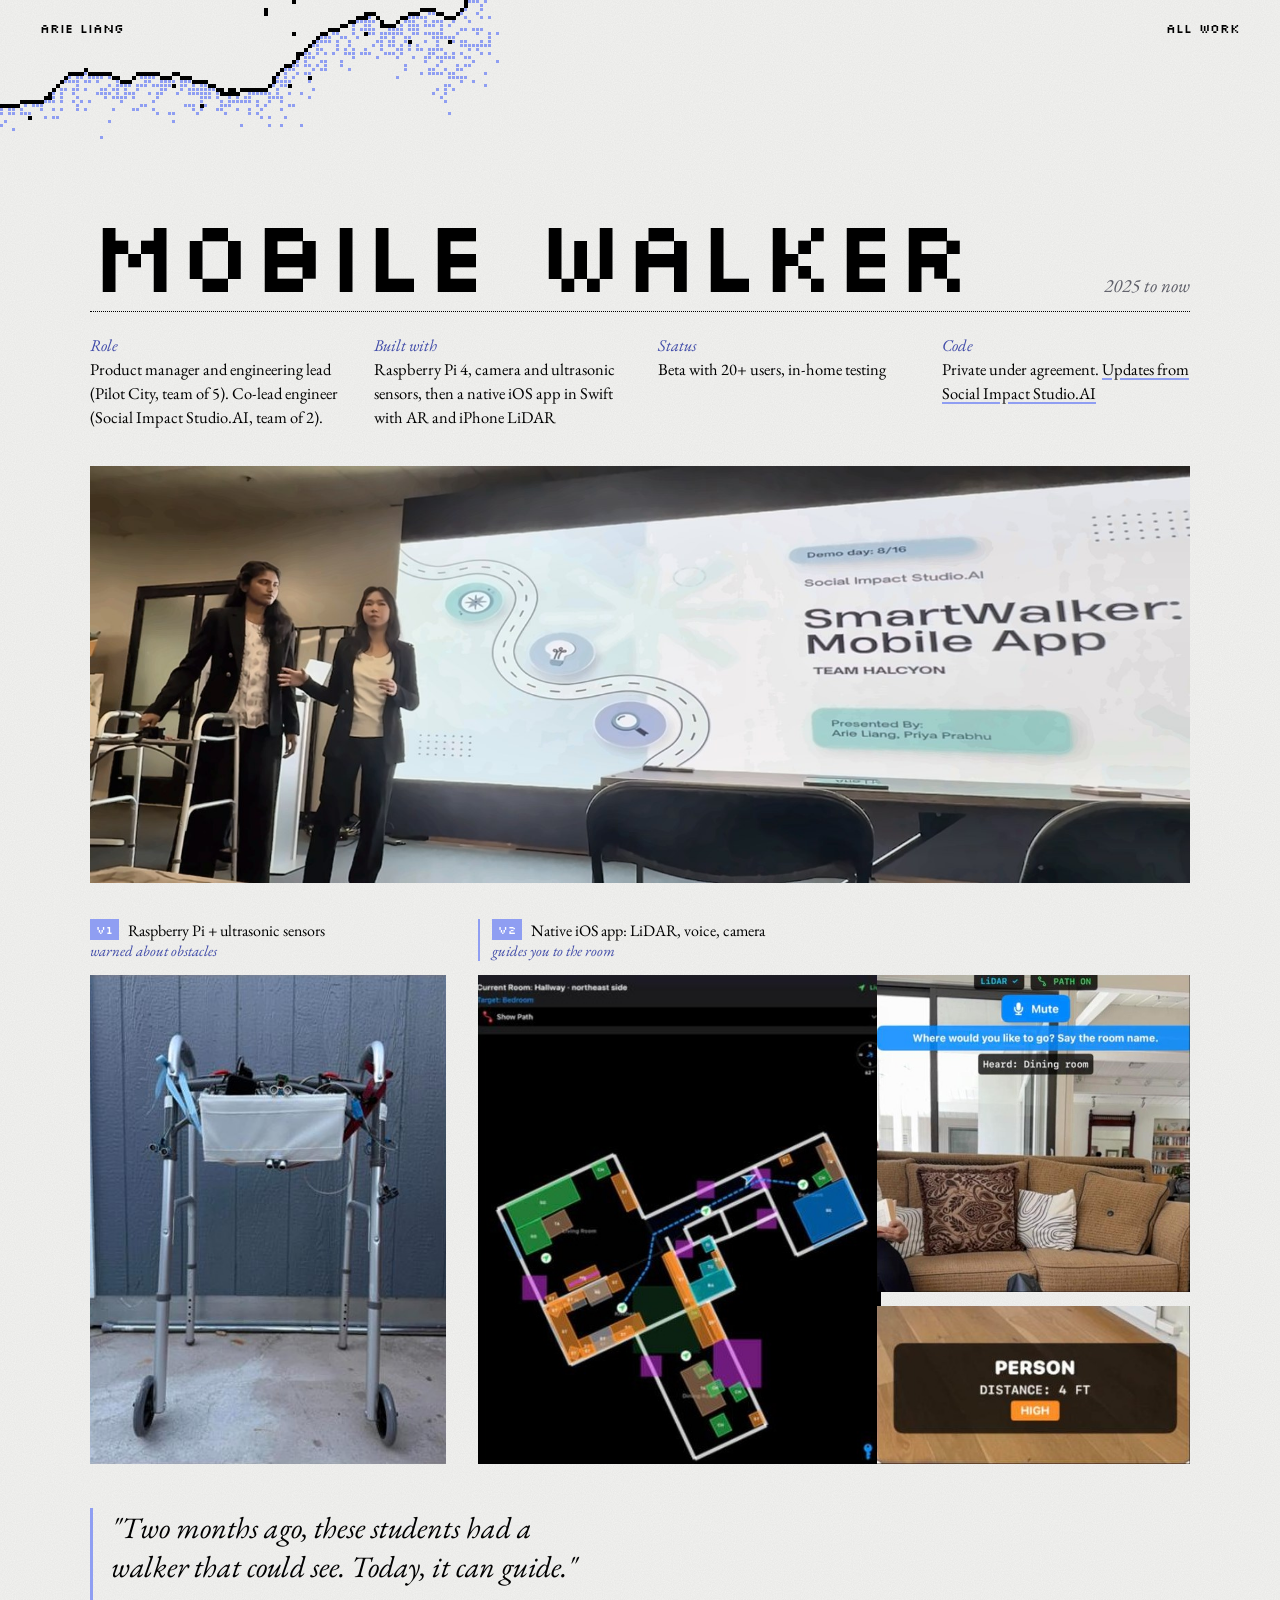
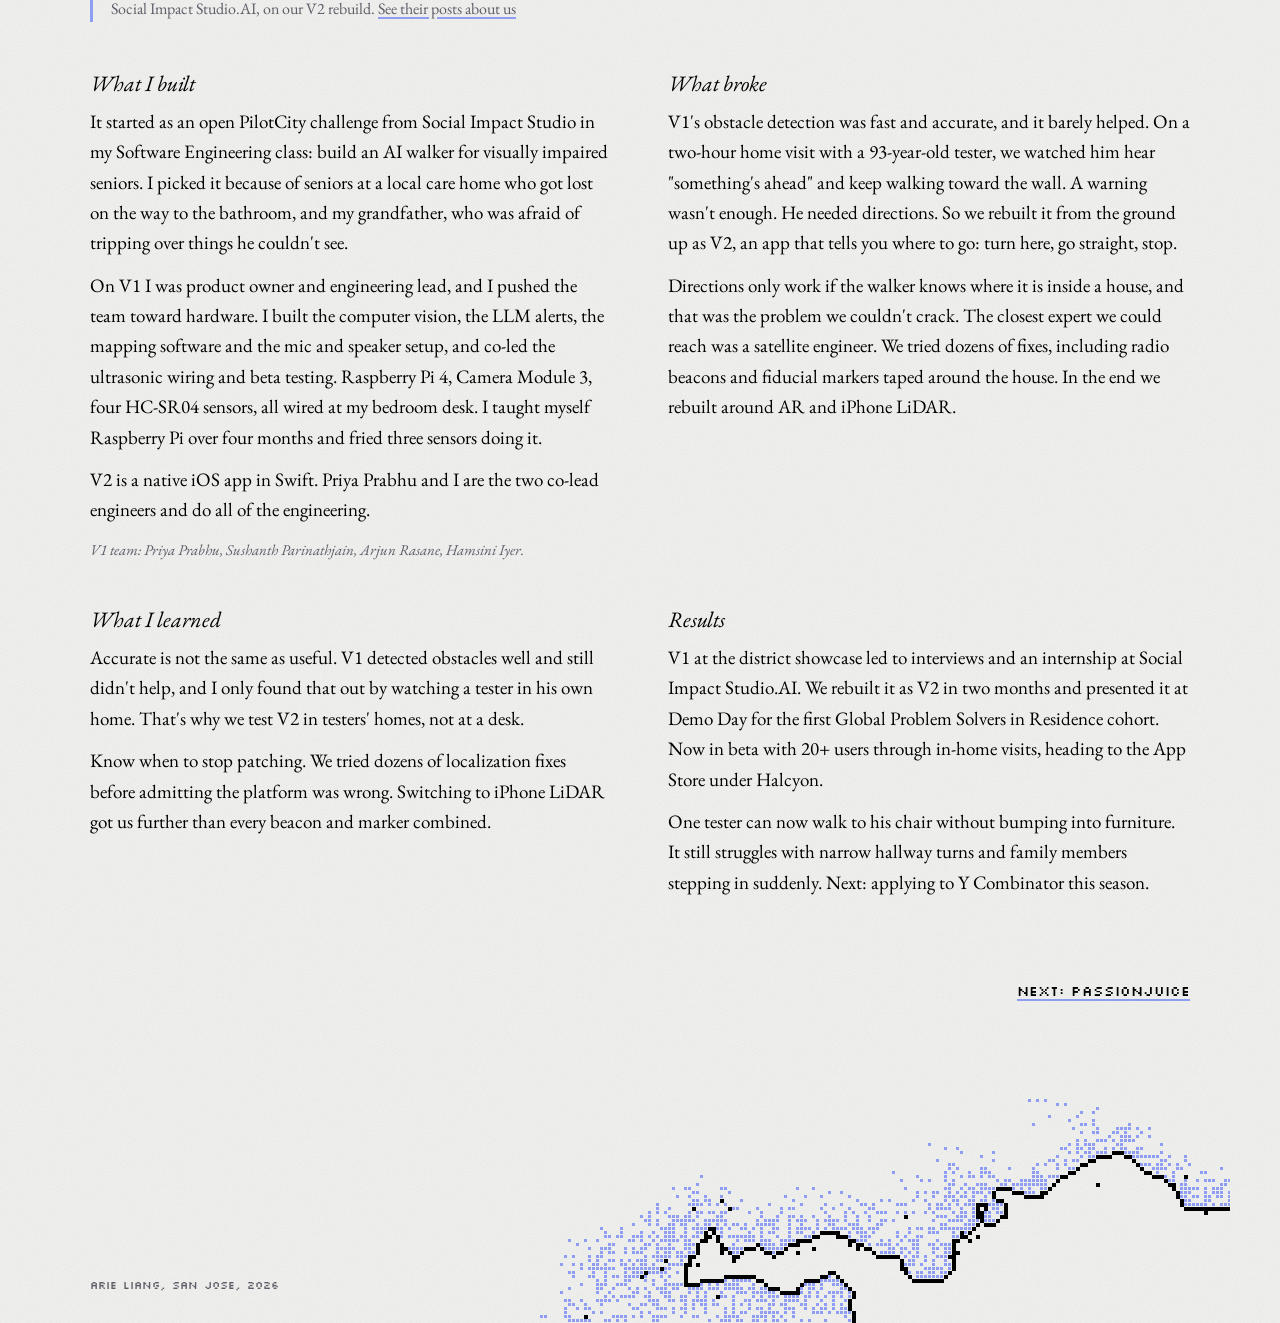
<file: walker.html>
<!doctype html>
<html lang="en">
<head>
<meta charset="utf-8">
<meta name="viewport" content="width=device-width, initial-scale=1">
<title>Mobile Walker, Arie Liang</title>
<link rel="stylesheet" href="style.css">
</head>
<body class="page">
<!-- Replace each gray dashed "Write" box with your own <p>...</p> paragraphs. -->
<header class="top">
  <a class="mark" href="index.html">arie liang</a>
  <nav><a href="index.html#work">all work</a></nav>
</header>
<canvas class="cloud page-cloud" data-seed="31" data-anchor="tl" aria-hidden="true"></canvas>
<main>
<article class="project wrap">
  <header class="p-head">
    <h1 class="p-title">Mobile Walker</h1>
    <p class="when">2025 to now</p>
  </header>
  <dl class="meta">
    <div><dt>Role</dt><dd>Product manager and engineering lead (Pilot City, team of 5). Co-lead engineer (Social Impact Studio.AI, team of 2).</dd></div>
    <div><dt>Built with</dt><dd>Raspberry Pi 4, camera and ultrasonic sensors, then a native iOS app in Swift with AR and iPhone LiDAR</dd></div>
    <div><dt>Status</dt><dd>Beta with 20+ users, in-home testing</dd></div>
    <div><dt>Code</dt><dd>Private under agreement. <a href="https://www.linkedin.com/company/social-impact-studio-ai/posts/">Updates from Social Impact Studio.AI</a></dd></div>
  </dl>
  <div class="gallery walker-gallery">
    <figure class="px" data-slot="demo" data-label="demo_day 0.95"><img src="images/walker-3.jpg" alt="Presenting the SmartWalker app with Priya Prabhu at Social Impact Studio.AI Demo Day"></figure>
    <div class="proto-label l1"><span class="v">V1</span> Raspberry Pi + ultrasonic sensors <em>warned about obstacles</em></div>
    <figure class="px" data-slot="v1" data-label="prototype_v1 0.88"><img src="images/walker-2.jpg" alt="V1: Raspberry Pi and ultrasonic sensors on a walker"></figure>
    <div class="proto-label l2"><span class="v">V2</span> Native iOS app: LiDAR, voice, camera <em>guides you to the room</em></div>
    <figure class="px" data-slot="map" data-label="floor_plan 0.96"><img src="images/walker-1.jpg" alt="The app's LiDAR floor-plan scan, with a guided path to the bedroom"></figure>
    <figure class="px" data-slot="voice" data-label="voice_nav 0.94"><img src="images/walker-4.jpg" alt="Voice navigation: the app asks where to go and hears the room name"></figure>
    <figure class="px" data-slot="person" data-label="person 0.97"><img src="images/walker-5.jpg" alt="Obstacle alert: person, 4 feet away, high priority"></figure>
  </div>
  <figure class="press">
    <blockquote>"Two months ago, these students had a walker that could see. Today, it can guide."</blockquote>
    <figcaption>Social Impact Studio.AI, on our V2 rebuild. <a href="https://www.linkedin.com/company/social-impact-studio-ai/posts/">See their posts about us</a></figcaption>
  </figure>
  <div class="notes">
    <section><h3>What I built</h3><p>It started as an open PilotCity challenge from Social Impact Studio in my Software Engineering class: build an AI walker for visually impaired seniors. I picked it because of seniors at a local care home who got lost on the way to the bathroom, and my grandfather, who was afraid of tripping over things he couldn't see.</p><p>On V1 I was product owner and engineering lead, and I pushed the team toward hardware. I built the computer vision, the LLM alerts, the mapping software and the mic and speaker setup, and co-led the ultrasonic wiring and beta testing. Raspberry Pi 4, Camera Module 3, four HC-SR04 sensors, all wired at my bedroom desk. I taught myself Raspberry Pi over four months and fried three sensors doing it.</p><p>V2 is a native iOS app in Swift. Priya Prabhu and I are the two co-lead engineers and do all of the engineering.</p><p class="credit">V1 team: Priya Prabhu, Sushanth Parinathjain, Arjun Rasane, Hamsini Iyer.</p></section>
    <section><h3>What broke</h3><p>V1's obstacle detection was fast and accurate, and it barely helped. On a two-hour home visit with a 93-year-old tester, we watched him hear "something's ahead" and keep walking toward the wall. A warning wasn't enough. He needed directions. So we rebuilt it from the ground up as V2, an app that tells you where to go: turn here, go straight, stop.</p><p>Directions only work if the walker knows where it is inside a house, and that was the problem we couldn't crack. The closest expert we could reach was a satellite engineer. We tried dozens of fixes, including radio beacons and fiducial markers taped around the house. In the end we rebuilt around AR and iPhone LiDAR.</p></section>
    <section><h3>What I learned</h3><p>Accurate is not the same as useful. V1 detected obstacles well and still didn't help, and I only found that out by watching a tester in his own home. That's why we test V2 in testers' homes, not at a desk.</p><p>Know when to stop patching. We tried dozens of localization fixes before admitting the platform was wrong. Switching to iPhone LiDAR got us further than every beacon and marker combined.</p></section>
    <section><h3>Results</h3><p>V1 at the district showcase led to interviews and an internship at Social Impact Studio.AI. We rebuilt it as V2 in two months and presented it at Demo Day for the first Global Problem Solvers in Residence cohort. Now in beta with 20+ users through in-home visits, heading to the App Store under Halcyon.</p><p>One tester can now walk to his chair without bumping into furniture. It still struggles with narrow hallway turns and family members stepping in suddenly. Next: applying to Y Combinator this season.</p></section>
  </div>
</article>
<nav class="next wrap"><a href="passionjuice.html">next: PassionJuice</a></nav>
</main>
<footer class="wrap foot">
  <canvas class="cloud small" data-seed="41" data-anchor="br" aria-hidden="true"></canvas>
  <p>Arie Liang, San Jose, 2026</p>
</footer>
<script src="main.js"></script>
</body>
</html>
</file>
<file: style.css>
@font-face { font-family: "Silkscreen"; src: url(silkscreen-latin-400-normal.woff2) format("woff2"); font-weight: 400; font-display: swap; }
@font-face { font-family: "EB Garamond"; src: url(eb-garamond-latin-400-normal.woff2) format("woff2"); font-weight: 400; font-display: swap; }
@font-face { font-family: "EB Garamond"; src: url(eb-garamond-latin-400-italic.woff2) format("woff2"); font-weight: 400; font-style: italic; font-display: swap; }
@font-face { font-family: "EB Garamond"; src: url(eb-garamond-latin-500-normal.woff2) format("woff2"); font-weight: 500; font-display: swap; }

:root {
  --paper: #f3f3f1;
  --ink: #000;
  --peri: #8f9ef2;      /* decoration only */
  --peri-pale: #e5e8fa;
  --peri-deep: #3f4aa8; /* text-safe accent */
  --grey: #5d5e68;
  --gut: 16px;
  --pixel: "Silkscreen", monospace;
  --serif: "EB Garamond", Georgia, serif;
}
@media (min-width: 760px) { :root { --gut: 40px; } }

* { box-sizing: border-box; }
html { scroll-behavior: smooth; }
@media (prefers-reduced-motion: reduce) { html { scroll-behavior: auto; } }

body {
  margin: 0;
  background-color: var(--paper);
  /* faint paper grain */
  background-image: url("data:image/svg+xml,%3Csvg xmlns='http://www.w3.org/2000/svg' width='180' height='180'%3E%3Cfilter id='n'%3E%3CfeTurbulence type='fractalNoise' baseFrequency='.9' numOctaves='2' stitchTiles='stitch'/%3E%3CfeColorMatrix values='0 0 0 0 0 0 0 0 0 0 0 0 0 0 0 0 0 0 .05 0'/%3E%3C/filter%3E%3Crect width='100%25' height='100%25' filter='url(%23n)'/%3E%3C/svg%3E");
  color: var(--ink);
  font-family: var(--serif);
  font-size: 19px;
  line-height: 1.6;
  overflow-x: hidden;
}

a { color: inherit; text-decoration-color: var(--peri); text-decoration-thickness: 2px; text-underline-offset: 3px; }
a:hover { color: var(--peri-deep); }
:focus-visible { outline: 2px solid var(--peri-deep); outline-offset: 3px; }

.wrap { max-width: 1180px; margin: 0 auto; padding: 0 var(--gut); }

/* ---------- top bar ---------- */
.top {
  position: relative; z-index: 5;
  display: flex; justify-content: space-between; align-items: baseline;
  padding: 18px var(--gut);
  font-family: var(--pixel); font-size: 13px;
}
.top .mark { text-decoration: none; }
.top nav { display: flex; gap: 22px; }
.top nav a { text-decoration: none; }
.top nav a:hover { text-decoration: underline; text-decoration-color: var(--peri); }

/* ---------- hero ---------- */
.hero {
  position: relative;
  min-height: min(88vh, 820px);
  padding: 0 var(--gut);
  display: grid;
  align-items: end;
}
.cloud, .loops { position: absolute; pointer-events: none; image-rendering: pixelated; }
.hero .cloud { left: 0; top: -60px; width: 62%; height: 78%; }
.hero .loops { right: 0; top: 0; width: 42%; height: 48%; }

.vertical {
  position: absolute; left: calc(var(--gut) - 4px); top: 40px; margin: 0;
  writing-mode: vertical-rl;
  font-family: var(--pixel); font-size: 11px; letter-spacing: .9em;
  color: var(--grey);
}

.hero-photo {
  position: absolute !important;
  left: 15%; top: 70px;
  width: clamp(240px, 36vw, 470px);
  aspect-ratio: 3 / 2;
  z-index: 2;
}

.hero-type { position: relative; z-index: 3; justify-self: end; text-align: right; padding-bottom: 7vh; }
h1 {
  font-family: var(--pixel); font-weight: 400;
  font-size: clamp(64px, 12.5vw, 172px);
  line-height: .9; letter-spacing: -.02em;
  margin: 0;
}
.sub { max-width: 34ch; margin: 18px 0 0 auto; color: var(--peri-deep); font-size: 17px; font-variant: small-caps; letter-spacing: .04em; }

@media (max-width: 759px) {
  .hero { min-height: 640px; }
  .hero .cloud { width: 100%; height: 60%; }
  .hero .loops { display: none; }
  .hero-photo { left: 8%; top: 50px; width: 84%; }
  .vertical { display: none; }
}

/* ---------- section bands ---------- */
.band {
  background: var(--peri-pale);
  text-align: center;
  padding: 7px 0 6px;
  margin: 70px 0 56px;
  font-family: var(--pixel); font-size: 15px; letter-spacing: .25em;
  color: var(--peri-deep);
  scroll-margin-top: 10px;
}

/* ---------- about ---------- */
.about { display: grid; gap: 40px; align-items: start; }
.about-text { max-width: 60ch; }
.about-photo { aspect-ratio: 16 / 10; }
@media (min-width: 900px) {
  .about { grid-template-columns: 1fr 1.15fr; }
  .about-photo { margin-top: -10px; }
}

/* ---------- pixel figures ---------- */
.px { position: relative; margin: 0; background: var(--peri-pale); overflow: visible; }
.px img { display: block; width: 100%; height: 100%; object-fit: cover; }
.px canvas.dither {
  position: absolute; inset: 0; width: 100%; height: 100%;
  image-rendering: pixelated; cursor: crosshair;
}
.px .box {
  position: absolute; inset: 9% 10%;
  border: 1.5px solid var(--peri);
  opacity: 0; pointer-events: none;
}
.px .box span {
  position: absolute; left: -1.5px; top: -19px;
  background: var(--peri); color: #fff;
  font-family: var(--pixel); font-size: 10px; line-height: 1; padding: 4px 5px 3px;
  white-space: nowrap;
}
.px.clear .box { opacity: 1; }
.px.missing { display: grid; place-items: center; }
.px.missing img { display: none; }
.px.missing::after {
  content: attr(data-file);
  position: absolute; bottom: 8px; left: 10px;
  font-family: var(--pixel); font-size: 10px; color: var(--peri-deep);
  background: var(--paper); padding: 2px 5px;
}

.px.locked { cursor: pointer; }
.px.locked canvas.dither { cursor: pointer; }
.px.locked::after {
  content: "locked \00b7  click to view";
  position: absolute; bottom: 8px; left: 10px;
  font-family: var(--pixel); font-size: 10px; color: var(--peri-deep);
  background: var(--paper); padding: 2px 5px; pointer-events: none;
}

/* ---------- projects ---------- */
.project { margin-bottom: 120px; }
.p-head { display: flex; flex-wrap: wrap; align-items: baseline; justify-content: space-between; gap: 6px 24px; border-bottom: 1px dotted var(--ink); padding-bottom: 10px; }
h2 { font-family: var(--pixel); font-weight: 400; font-size: clamp(34px, 5.5vw, 60px); line-height: 1; margin: 0; letter-spacing: -.01em; }
.when { margin: 0; color: var(--grey); font-style: italic; }

.meta { display: grid; gap: 14px 36px; margin: 22px 0 36px; font-size: 16.5px; line-height: 1.45; }
.meta div { min-width: 0; }
.meta dt { color: var(--peri-deep); font-style: italic; }
.meta dd { margin: 0; }
@media (min-width: 760px) { .meta { grid-template-columns: repeat(4, 1fr); } }

.gallery { display: grid; gap: 14px; margin-bottom: 44px; }
.gallery .px { aspect-ratio: 4 / 3; }
@media (min-width: 760px) {
  .gallery { grid-template-columns: 1.7fr 1fr; grid-template-rows: 1fr 1fr; }
  .gallery .big { grid-row: span 2; aspect-ratio: auto; min-height: 460px; }
  .gallery .px:not(.big) { aspect-ratio: auto; }
  .flip .gallery { grid-template-columns: 1fr 1.7fr; }
  .flip .gallery .big { grid-column: 2; grid-row: 1 / span 2; }
}

.notes { display: grid; gap: 28px 56px; }
@media (min-width: 900px) { .notes { grid-template-columns: 1fr 1fr; } }
.notes h3 { font-weight: 400; font-style: italic; font-size: 22px; margin: 0 0 6px; }
.notes p { margin: 0 0 12px; max-width: 62ch; }

/* ---------- also ---------- */
.also { margin-bottom: 40px; }
.also-h { margin-bottom: 28px; }
.row { display: grid; gap: 14px 28px; padding: 26px 0; border-top: 1px dotted var(--ink); }
.row .px { aspect-ratio: 3 / 2; }
.row h3 { font-weight: 500; font-size: 24px; margin: 0; line-height: 1.2; }
.row-meta { margin: 4px 0 10px; color: var(--grey); font-style: italic; }
.row p { max-width: 62ch; }
@media (min-width: 760px) { .row { grid-template-columns: 260px 1fr; } }

/* ---------- links ---------- */
.links ul { list-style: none; margin: 0; padding: 0; }
.links li { display: flex; justify-content: space-between; align-items: baseline; gap: 16px; padding: 12px 0; border-bottom: 1px dotted var(--ink); }
.links li a { font-size: clamp(26px, 4vw, 38px); line-height: 1.15; }
.links li span { color: var(--grey); font-style: italic; font-size: 16px; }

/* ---------- footer ---------- */
.foot { position: relative; min-height: 260px; display: flex; align-items: flex-end; padding-bottom: 28px; margin-top: 60px; }
.foot p { margin: 0; font-family: var(--pixel); font-size: 11px; color: var(--grey); position: relative; }
.foot .cloud { right: 0; bottom: 0; width: 70%; height: 100%; }

/* ---------- writing placeholders: delete these as you fill them in ---------- */
.todo {
  border: 1.5px dashed #b9b9c2; color: #8a8a94;
  padding: 10px 14px; font-style: italic; font-size: 16px;
}

/* ---------- catalog (home) ---------- */
.catalog { display: grid; gap: 40px 14px; grid-template-columns: 1fr 1fr; }
.catalog .big { grid-column: 1 / -1; }
@media (min-width: 980px) {
  .catalog { grid-template-columns: repeat(4, 1fr); }
  .catalog .big { grid-column: span 2; }
}
.item { position: relative; text-decoration: none; color: inherit; }
.item .px { aspect-ratio: 1 / 1; }
.item.big .px { aspect-ratio: 4 / 3; }
.item-text { display: flex; flex-direction: column; padding-top: 12px; padding-right: 96px; }
.item h3 { font-family: var(--pixel); font-weight: 400; font-size: 17px; line-height: 1.2; margin: 0; }
.item.big h3 { font-size: 24px; }
.item p { margin: 4px 0 0; color: var(--grey); font-size: 16.5px; line-height: 1.35; }
.item { display: grid; grid-template-columns: 1fr auto; column-gap: 12px; align-content: start; }
@media (max-width: 639px) { .item:not(.big) { grid-template-columns: 1fr; } .item:not(.big) .tag { padding-top: 2px; } .item h3 { font-size: 14px; } }
.item .px { grid-column: 1 / -1; }
.item-text { padding-right: 0; }
.item .tag { padding-top: 13px; font-style: italic; color: var(--peri-deep); font-size: 16px; white-space: nowrap; }
.item:hover { color: var(--ink); }
.item:hover h3 { text-decoration: underline; text-decoration-color: var(--peri); text-decoration-thickness: 2px; text-underline-offset: 4px; }
.item:focus-visible { outline-offset: 6px; }

/* ---------- project pages ---------- */
.page .top { margin-bottom: 0; }
.page-cloud { left: 0; top: 0; width: 50vw; height: 190px; z-index: -1; }
.page main { padding-top: 150px; }
.p-title { font-size: clamp(44px, 8vw, 104px); }
.page .project { margin-bottom: 70px; }
.next { margin-bottom: 20px; font-family: var(--pixel); font-size: 14px; text-align: right; }

/* ---------- now badge ---------- */
.now {
  display: inline-flex; align-items: center; gap: 8px; margin-bottom: 18px;
  font-family: var(--pixel); font-size: 11px; color: var(--peri-deep);
  border: 1.5px solid var(--peri); padding: 6px 9px 5px; text-decoration: none; background: var(--paper);
}
.now i { width: 7px; height: 7px; background: var(--peri-deep); animation: blink 1.4s steps(1) infinite; }
@keyframes blink { 50% { opacity: 0; } }
@media (prefers-reduced-motion: reduce) { .now i { animation: none; } }
.hero .sub { font-variant: normal; font-style: italic; font-size: 19px; letter-spacing: 0; max-width: 30ch; }

/* ---------- ledger (text rows) ---------- */
.ledger { margin-top: 64px; }
.ledger-h { font-family: var(--pixel); font-weight: 400; font-size: 13px; letter-spacing: .15em; color: var(--grey); margin: 0 0 14px; grid-column: 1 / -1; }
.entry { display: grid; gap: 2px 28px; padding: 16px 0; border-top: 1px dotted var(--ink); }
.entry p { margin: 0; }
.e-title { font-weight: 500; font-size: 22px; line-height: 1.25; }
.e-meta { color: var(--peri-deep); font-style: italic; font-size: 16px; }
.e-desc { color: var(--ink); max-width: 62ch; }
@media (min-width: 760px) {
  .entry { grid-template-columns: 300px 1fr; }
  .e-meta { grid-column: 1; grid-row: 2; }
  .e-desc { grid-column: 2; grid-row: 1 / span 2; }
}
.people { margin-top: 64px; }

/* ---------- press quote ---------- */
.press { margin: 56px 0 8px; padding-left: 18px; border-left: 3px solid var(--peri); }
.press blockquote { margin: 0; font-size: clamp(22px, 2.6vw, 30px); line-height: 1.3; font-style: italic; max-width: 34ch; }
.press figcaption { margin-top: 10px; font-size: 16px; color: var(--grey); }
.project .press { margin: 0 0 44px; }

/* ---------- extra photo pair ---------- */
.pair { display: grid; gap: 14px; margin: -30px 0 44px; }
.pair .px { aspect-ratio: 4 / 3; }
@media (min-width: 760px) { .pair { grid-template-columns: 1fr 1fr; } }

/* ---------- project galleries: real photo shapes, no cropping ---------- */
.project .gallery { display: block; columns: var(--cols, 2); column-gap: 14px; margin-bottom: 44px; }
.project .gallery .px { break-inside: avoid; margin: 0 0 14px; width: 100%; aspect-ratio: 4 / 3; min-height: 0 !important; }
.project .gallery .px img { object-fit: contain; background: var(--paper); }
.project .gallery .px .box { opacity: 0; transition: opacity .15s; }
.project .gallery .px:hover .box { opacity: 1; }
@media (max-width: 640px) { .project .gallery { columns: 1; } }

/* walker page: talk photo on top, V1 / V2 split below with level bottoms */
.proto-label { font-size: 16px; line-height: 1.35; margin: 18px 0 8px; break-inside: avoid; }
.proto-label .v { display: inline-block; font-family: var(--pixel); font-size: 11px; background: var(--peri); color: #fff; padding: 4px 6px 3px; margin-right: 6px; vertical-align: 2px; }
.proto-label em { display: block; color: var(--peri-deep); font-size: 15px; }
.project .walker-gallery > [data-slot=demo] { aspect-ratio: 1600 / 606 !important; }
@media (min-width: 641px) {
  .project .walker-gallery { display: grid; columns: auto; gap: 14px; grid-template-columns: 0.75fr 0.85fr 0.66fr; grid-template-rows: auto auto auto auto; }
  .project .walker-gallery > .px { margin: 0; min-width: 0; }
  .project .walker-gallery > .px img { object-fit: cover; }
  .project .walker-gallery > [data-slot=demo] { grid-area: 1 / 1 / 2 / 4; margin-bottom: 22px; }
  .project .walker-gallery > .l1 { grid-area: 2 / 1 / 3 / 2; margin: 0; align-self: end; }
  .project .walker-gallery > .l2 { grid-area: 2 / 2 / 3 / 4; margin: 0 0 0 18px; align-self: end; padding-left: 12px; border-left: 2px solid var(--peri); }
  .project .walker-gallery > [data-slot=v1] { grid-area: 3 / 1 / 5 / 2; aspect-ratio: auto !important; }
  .project .walker-gallery > [data-slot=map] { grid-area: 3 / 2 / 5 / 3; aspect-ratio: auto !important; margin-left: 18px; }
  .project .walker-gallery > [data-slot=voice] { grid-area: 3 / 3 / 4 / 4; }
  .project .walker-gallery > [data-slot=person] { grid-area: 4 / 3 / 5 / 4; }
}

/* passionjuice page: three even rows, Build / Fly / See */
.stage-label { font-size: 16px; line-height: 1.35; margin: 18px 0 8px; break-inside: avoid; }
.stage-label .v { display: inline-block; font-family: var(--pixel); font-size: 11px; background: var(--peri); color: #fff; padding: 4px 6px 3px; margin-right: 6px; vertical-align: 2px; }
.stage-label em { color: var(--peri-deep); font-size: 15px; margin-left: 4px; }
.project .pj-gallery { display: grid; columns: auto; gap: 14px; grid-template-columns: repeat(2, minmax(0, 1fr)); grid-template-rows: none; grid-auto-rows: auto; }
.project .pj-gallery > .stage-label { grid-column: 1 / -1; margin: 22px 0 0; }
.project .pj-gallery > .stage-label:first-child { margin-top: 0; }
.project .pj-gallery > .px { margin: 0; min-width: 0; aspect-ratio: 3 / 4 !important; }
.project .pj-gallery > .px.wide { grid-column: 1 / -1; aspect-ratio: 3 / 2 !important; }
.project .pj-gallery > .px img { object-fit: cover; }
.project .pj-gallery img[src*="drone-3"] { object-position: center top; }
@media (min-width: 641px) {
  .project .pj-gallery { grid-template-columns: repeat(4, minmax(0, 1fr)); grid-template-rows: none; }
  .project .pj-gallery > .px.wide { grid-column: span 2; aspect-ratio: auto !important; }
  .project .pj-gallery > .px.wide img { position: absolute; inset: 0; }
}
.e-soon { display: inline-block; font-family: var(--pixel); font-size: 10px; font-weight: 400; letter-spacing: .08em; background: var(--peri); color: #fff; padding: 4px 6px 3px; margin-left: 8px; vertical-align: 4px; }

/* g-team page: one justified row, every photo the same height */
.project .gt-gallery { display: flex; gap: 14px; columns: auto; }
.project .gt-gallery > .px { flex: var(--ar) 1 0; aspect-ratio: var(--ar) !important; margin: 0; min-width: 0; }
.project .gt-gallery > .px img { object-fit: cover; }
@media (max-width: 640px) {
  .project .gt-gallery { flex-direction: column; }
  .project .gt-gallery > .px { flex: none; width: 100%; }
}
.notes .credit { font-size: 15px; color: var(--grey); font-style: italic; }

/* video tile inside a photo row */
.project .gt-gallery > .vid { position: relative; flex: var(--ar) 1 0; aspect-ratio: var(--ar); margin: 0; min-width: 0; background: var(--peri-pale); overflow: hidden; }
.project .gt-gallery > .vid video { display: block; width: 100%; height: 100%; object-fit: cover; }
.vid .vid-tag { position: absolute; left: 8px; top: 8px; background: var(--peri); color: #fff; font-family: var(--pixel); font-size: 10px; line-height: 1; padding: 4px 5px 3px; }
@media (max-width: 640px) { .project .gt-gallery > .vid { flex: none; width: 100%; } }
.mini { margin: 2px 0 0; display: flex; align-items: center; gap: 12px; }
.mini img { display: block; width: 72px; height: 72px; object-fit: cover; }
.mini figcaption { font-size: 14px; font-style: italic; color: var(--grey); }
</file>
